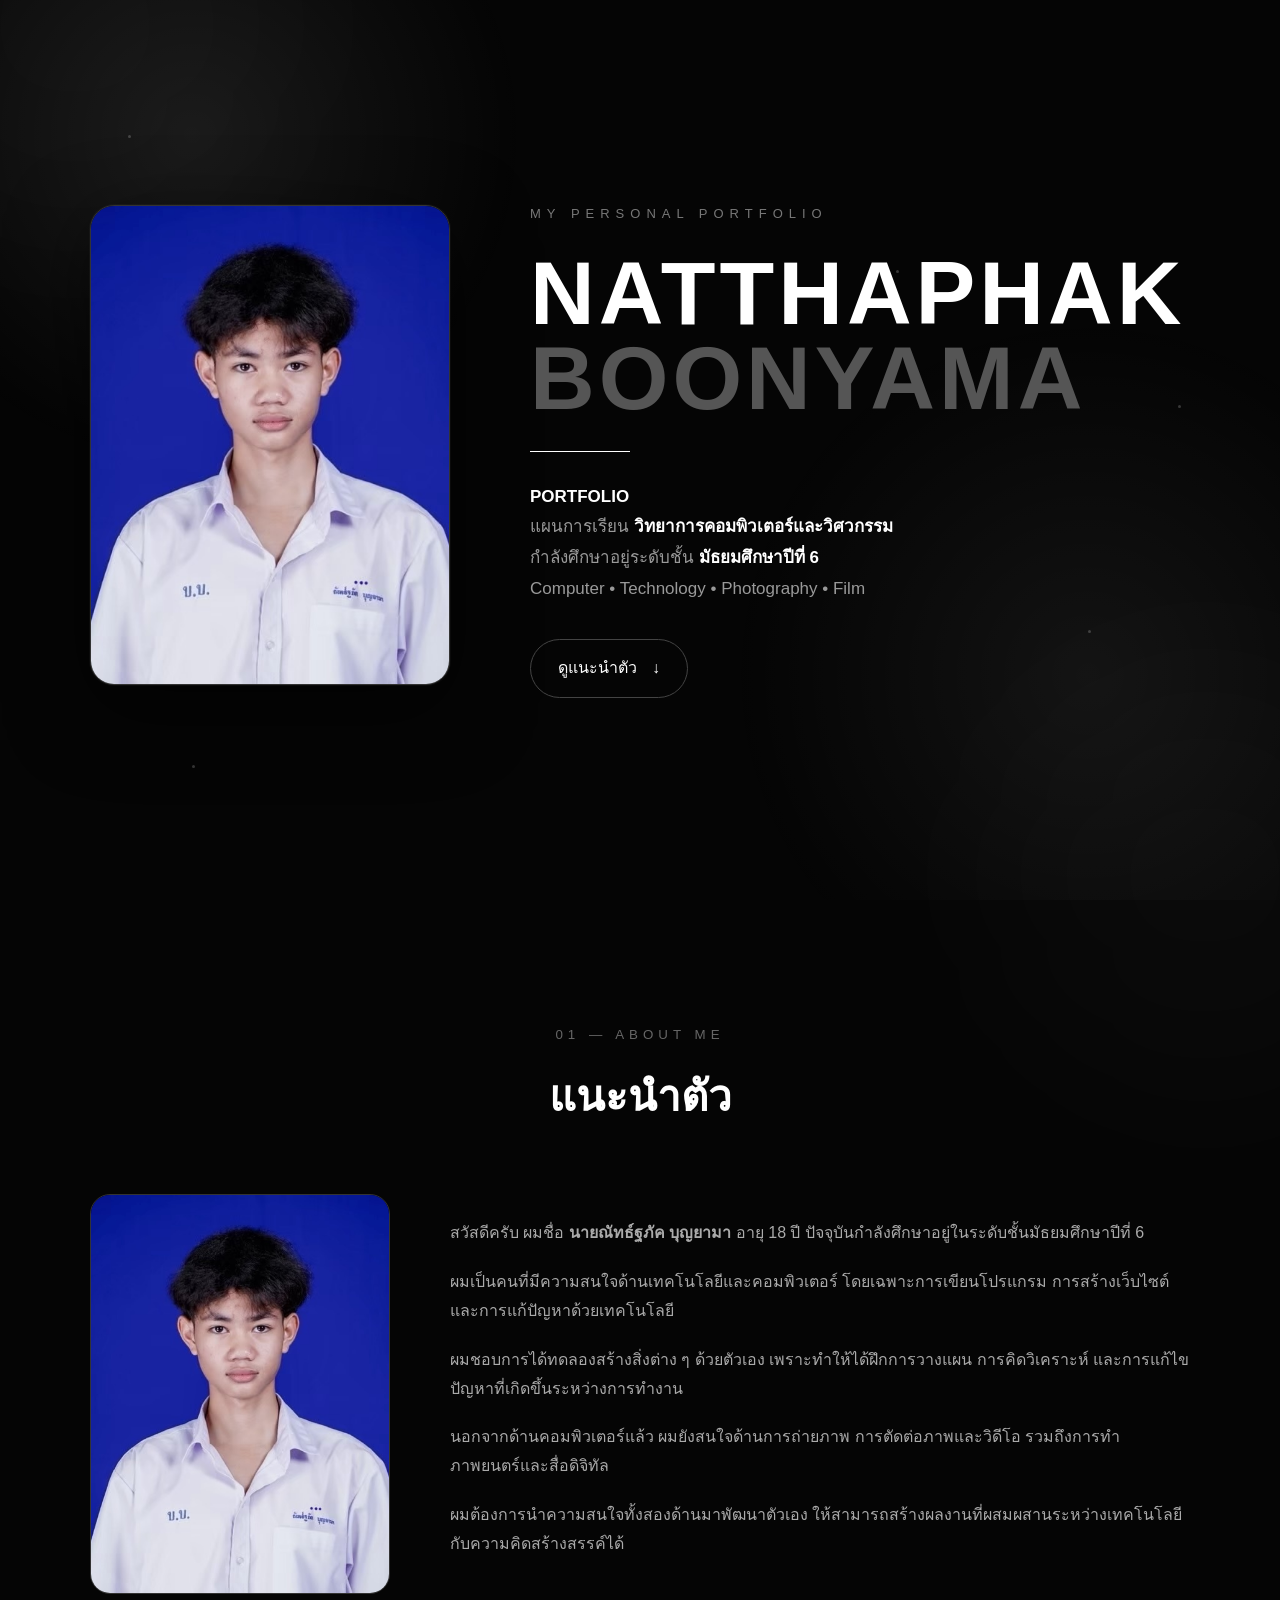
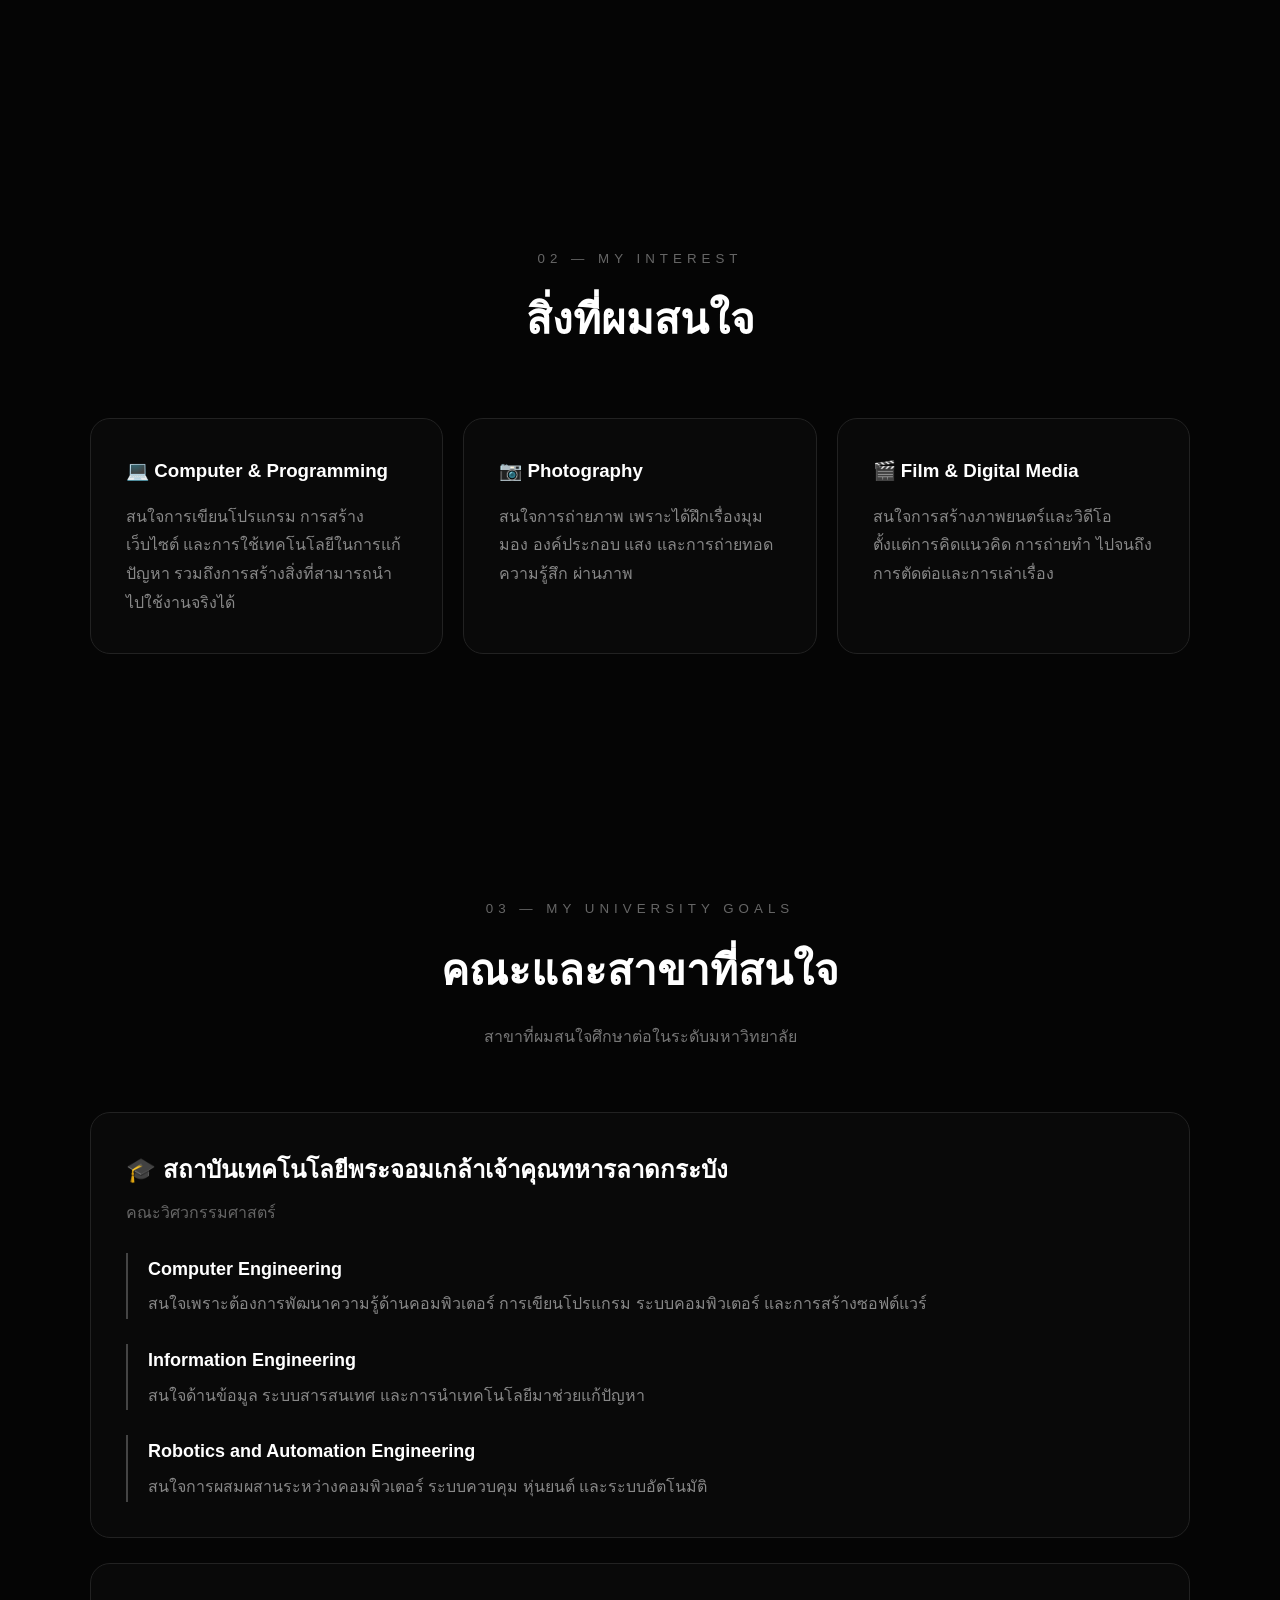
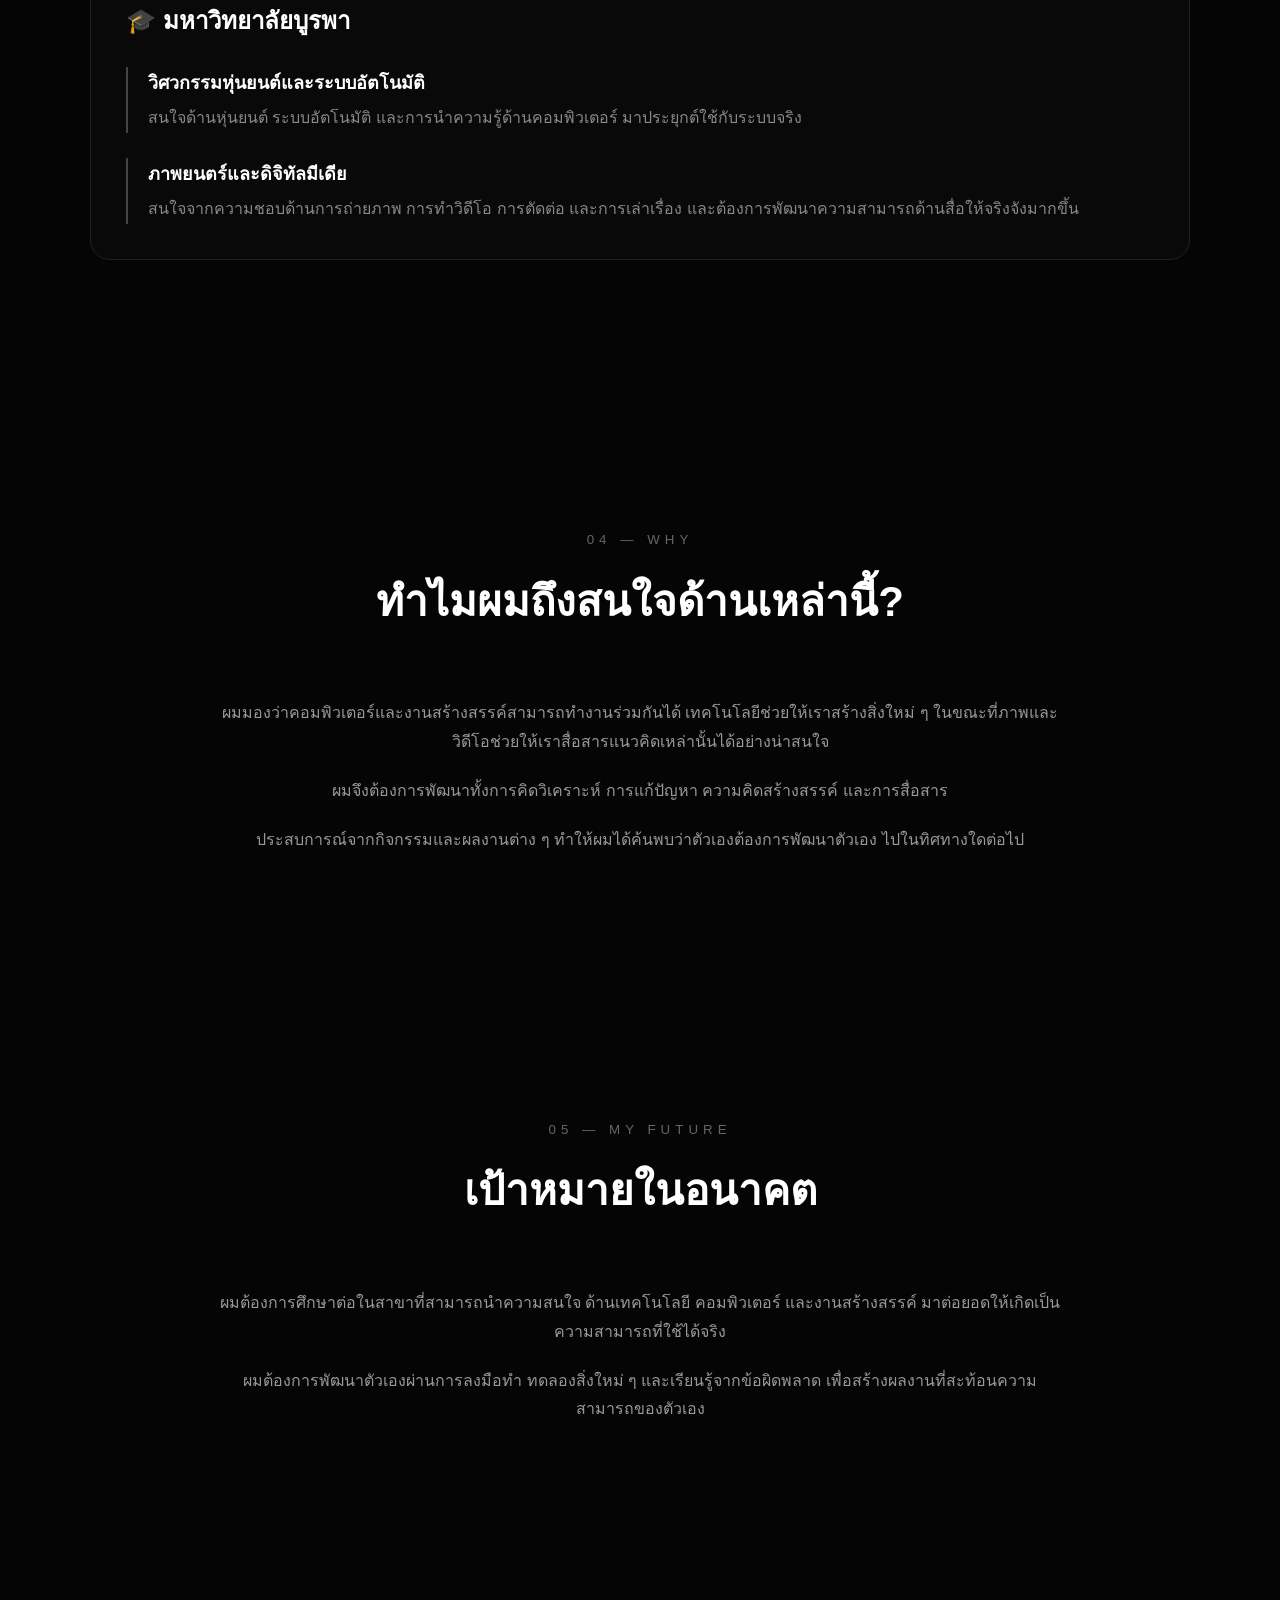
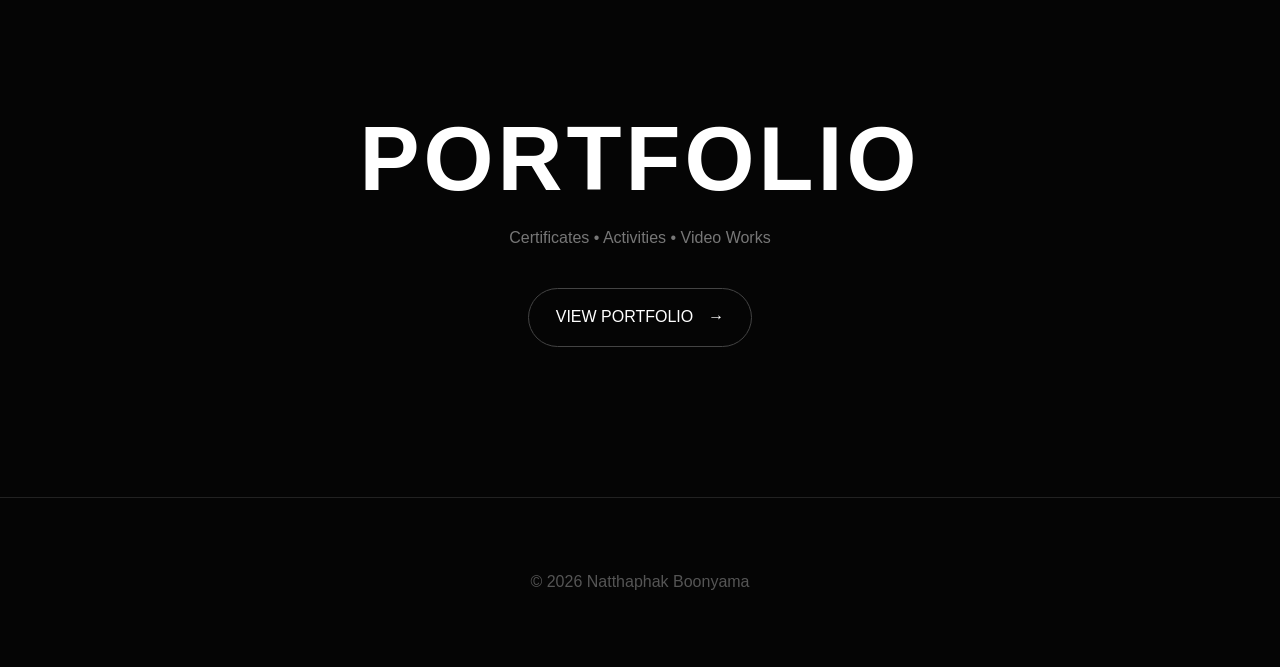
<file: index.html>
<!DOCTYPE html>
<html lang="th">

<head>

<meta charset="UTF-8">
<meta name="viewport" content="width=device-width, initial-scale=1.0">

<title>Natthaphak Boonyama | Portfolio</title>

<style>

*{
    margin:0;
    padding:0;
    box-sizing:border-box;
}

html{
    scroll-behavior:smooth;
}

body{
    font-family:Tahoma,Arial,sans-serif;
    background:#050505;
    color:#fff;
    overflow-x:hidden;
    line-height:1.8;
}


/* ================= BACKGROUND ================= */

body::before{
    content:"";
    position:fixed;
    inset:0;
    background:
        radial-gradient(circle at 15% 15%,rgba(255,255,255,.08),transparent 25%),
        radial-gradient(circle at 85% 75%,rgba(255,255,255,.06),transparent 28%);
    pointer-events:none;
    z-index:-10;
}

.glow{
    position:fixed;
    width:450px;
    height:450px;
    border-radius:50%;
    background:rgba(255,255,255,.025);
    filter:blur(100px);
    pointer-events:none;
    z-index:-5;
    animation:glowMove 18s infinite alternate ease-in-out;
}

.glow1{
    top:-200px;
    left:-150px;
}

.glow2{
    bottom:-200px;
    right:-150px;
    animation-delay:5s;
}

@keyframes glowMove{
    0%{
        transform:translate(0,0);
    }
    100%{
        transform:translate(180px,120px);
    }
}


/* ================= PARTICLES ================= */

.particle{
    position:fixed;
    width:3px;
    height:3px;
    border-radius:50%;
    background:#fff;
    opacity:.2;
    pointer-events:none;
    z-index:-3;
    animation:float 10s infinite ease-in-out;
}

.p1{top:15%;left:10%;}
.p2{top:70%;left:85%;animation-delay:2s;}
.p3{top:45%;left:92%;animation-delay:4s;}
.p4{top:85%;left:15%;animation-delay:6s;}
.p5{top:30%;left:70%;animation-delay:3s;}

@keyframes float{
    0%,100%{
        transform:translateY(0) scale(1);
        opacity:.1;
    }
    50%{
        transform:translateY(-60px) scale(1.5);
        opacity:.5;
    }
}


/* ================= PROGRESS ================= */

.progress{
    position:fixed;
    top:0;
    left:0;
    width:0%;
    height:3px;
    background:#fff;
    z-index:9999;
}


/* ================= HERO ================= */

.hero{
    min-height:100vh;
    display:flex;
    align-items:center;
    justify-content:center;
    padding:80px 30px;
}

.hero-container{
    width:100%;
    max-width:1100px;
    display:grid;
    grid-template-columns:360px 1fr;
    gap:80px;
    align-items:center;
}


/* รูปหน้าแรก = มีสีตั้งแต่แรก */

.hero-photo{
    animation:photoIn 1.3s ease;
}

.hero-photo img{
    width:100%;
    aspect-ratio:3/4;
    object-fit:cover;
    border-radius:24px;
    border:1px solid #333;

    /* ไม่มี grayscale */
    filter:none;

    transition:.7s;

    box-shadow:
        0 0 0 1px rgba(255,255,255,.03),
        0 25px 80px rgba(0,0,0,.6);
}

.hero-photo img:hover{
    transform:scale(1.025);
    box-shadow:
        0 30px 100px rgba(0,0,0,.8);
}

@keyframes photoIn{
    from{
        opacity:0;
        transform:translateX(-80px);
    }
    to{
        opacity:1;
        transform:translateX(0);
    }
}


/* HERO TEXT */

.hero-text{
    animation:textIn 1.3s ease .2s both;
}

.hero-label{
    color:#777;
    letter-spacing:6px;
    font-size:13px;
}

.hero h1{
    font-size:clamp(55px,7vw,95px);
    line-height:.95;
    letter-spacing:4px;
    margin:25px 0;
}

.hero h1 span{
    color:#555;
}

.hero-line{
    width:100px;
    height:1px;
    background:#fff;
    margin:30px 0;
    animation:lineGrow 1.5s ease 1s both;
}

@keyframes lineGrow{
    from{
        width:0;
    }
    to{
        width:100px;
    }
}

.hero-description{
    color:#999;
    font-size:17px;
}

.hero-description strong{
    color:#fff;
}

.view-btn{
    display:inline-flex;
    align-items:center;
    gap:15px;
    margin-top:35px;
    padding:14px 27px;
    border:1px solid #444;
    border-radius:50px;
    color:#fff;
    text-decoration:none;
    transition:.4s;
}

.view-btn:hover{
    background:#fff;
    color:#000;
    transform:translateY(-5px);
}

.arrow{
    animation:arrowMove 1.5s infinite;
}

@keyframes arrowMove{
    0%,100%{
        transform:translateY(0);
    }
    50%{
        transform:translateY(5px);
    }
}


/* ================= SECTION ================= */

section{
    width:90%;
    max-width:1100px;
    margin:auto;
    padding:120px 0;
}

.section-title{
    text-align:center;
    margin-bottom:60px;
}

.section-title small{
    color:#666;
    letter-spacing:5px;
}

.section-title h2{
    font-size:42px;
    margin-top:10px;
}

.section-title p{
    color:#777;
    margin-top:15px;
}


/* ================= REVEAL ================= */

.reveal{
    opacity:0;
    transform:translateY(55px);
    transition:
        opacity 1s ease,
        transform 1s ease;
}

.reveal.show{
    opacity:1;
    transform:translateY(0);
}


/* ================= ABOUT ================= */

.about{
    display:grid;
    grid-template-columns:300px 1fr;
    gap:60px;
    align-items:center;
}

.about-photo{
    position:relative;
}

.about-photo img{
    width:100%;
    border-radius:20px;
    border:1px solid #333;

    /* เริ่มต้นเป็นขาวดำ */
    filter:grayscale(100%);

    transition:
        filter 1.5s ease,
        transform .7s ease;
}


/* เมื่อเลื่อนมาถึง จะค่อย ๆ มีสี */

.about-photo img.color{
    filter:grayscale(0%);
}

.about-photo img:hover{
    transform:scale(1.03);
}

.about-text p{
    color:#aaa;
    margin-bottom:20px;
}


/* ================= INTEREST ================= */

.interest-grid{
    display:grid;
    grid-template-columns:repeat(3,1fr);
    gap:20px;
}

.interest-card{
    position:relative;
    overflow:hidden;
    background:#090909;
    border:1px solid #222;
    border-radius:20px;
    padding:35px;
    transition:.5s;
}

.interest-card:hover{
    transform:translateY(-10px);
    border-color:#666;
    box-shadow:0 20px 60px rgba(0,0,0,.5);
}

.interest-card h3{
    margin-bottom:15px;
}

.interest-card p{
    color:#888;
}


/* ================= UNIVERSITY ================= */

.university{
    background:#090909;
    border:1px solid #222;
    border-radius:20px;
    padding:35px;
    margin-bottom:25px;
    transition:.5s;
}

.university:hover{
    transform:translateY(-7px);
    border-color:#666;
}

.university h3{
    font-size:24px;
    margin-bottom:8px;
}

.university > p{
    color:#666;
}

.major{
    margin-top:25px;
    padding-left:20px;
    border-left:2px solid #444;
}

.major h4{
    font-size:18px;
    margin-bottom:5px;
}

.major p{
    color:#888;
}


/* ================= FUTURE ================= */

.future{
    max-width:850px;
    margin:auto;
    text-align:center;
}

.future p{
    color:#999;
    margin-bottom:20px;
}


/* ================= FINAL CTA ================= */

.final-cta{
    text-align:center;
    padding:150px 20px;
}

.final-cta h2{
    font-size:clamp(45px,8vw,90px);
    letter-spacing:4px;
    line-height:1;
}

.final-cta h2 span{
    color:#555;
}

.final-cta p{
    color:#777;
    margin-top:20px;
}


/* ================= FOOTER ================= */

footer{
    border-top:1px solid #222;
    text-align:center;
    padding:70px 20px;
    color:#555;
}


/* ================= MOBILE ================= */

@media(max-width:800px){

    .hero-container{
        grid-template-columns:1fr;
        gap:40px;
        text-align:center;
    }

    .hero-photo{
        max-width:280px;
        margin:auto;
    }

    .hero-line{
        margin:30px auto;
    }

    .hero h1{
        font-size:50px;
    }

    .about{
        grid-template-columns:1fr;
    }

    .about-photo{
        max-width:280px;
        margin:auto;
    }

    .interest-grid{
        grid-template-columns:1fr;
    }

    section{
        padding:80px 0;
    }

    .section-title h2{
        font-size:34px;
    }

}

</style>

</head>


<body>


<!-- BACKGROUND -->

<div class="glow glow1"></div>
<div class="glow glow2"></div>

<div class="particle p1"></div>
<div class="particle p2"></div>
<div class="particle p3"></div>
<div class="particle p4"></div>
<div class="particle p5"></div>

<div class="progress" id="progress"></div>


<!-- =================================================
     หน้าแรก
================================================= -->

<header class="hero">

<div class="hero-container">


<!-- รูปหน้าแรก -->
<div class="hero-photo">

<img
src="images/profile.jpg"
alt="Natthaphak Boonyama">

</div>


<div class="hero-text">

<div class="hero-label">
MY PERSONAL PORTFOLIO
</div>


<h1>

NATTHAPHAK

<br>

<span>BOONYAMA</span>

</h1>


<div class="hero-line"></div>


<div class="hero-description">

<p>
<strong>PORTFOLIO</strong>
</p>

<p>
แผนการเรียน
<strong>วิทยาการคอมพิวเตอร์และวิศวกรรม</strong>
</p>

<p>
กำลังศึกษาอยู่ระดับชั้น
<strong>มัธยมศึกษาปีที่ 6</strong>
</p>

<p>
Computer • Technology • Photography • Film
</p>

</div>


<a href="#about" class="view-btn">

ดูแนะนำตัว

<span class="arrow">↓</span>

</a>


</div>

</div>

</header>


<!-- =================================================
     ABOUT
================================================= -->

<section id="about">

<div class="section-title reveal">

<small>01 — ABOUT ME</small>

<h2>แนะนำตัว</h2>

</div>


<div class="about reveal">


<div class="about-photo">

<img
src="images/profile.jpg"
id="aboutPhoto"
alt="Profile">

</div>


<div class="about-text">

<p>
สวัสดีครับ ผมชื่อ
<strong>นายณัทธ์ฐภัค บุญยามา</strong>
อายุ 18 ปี ปัจจุบันกำลังศึกษาอยู่ในระดับชั้นมัธยมศึกษาปีที่ 6
</p>


<p>
ผมเป็นคนที่มีความสนใจด้านเทคโนโลยีและคอมพิวเตอร์
โดยเฉพาะการเขียนโปรแกรม การสร้างเว็บไซต์
และการแก้ปัญหาด้วยเทคโนโลยี
</p>


<p>
ผมชอบการได้ทดลองสร้างสิ่งต่าง ๆ ด้วยตัวเอง
เพราะทำให้ได้ฝึกการวางแผน การคิดวิเคราะห์
และการแก้ไขปัญหาที่เกิดขึ้นระหว่างการทำงาน
</p>


<p>
นอกจากด้านคอมพิวเตอร์แล้ว
ผมยังสนใจด้านการถ่ายภาพ การตัดต่อภาพและวิดีโอ
รวมถึงการทำภาพยนตร์และสื่อดิจิทัล
</p>


<p>
ผมต้องการนำความสนใจทั้งสองด้านมาพัฒนาตัวเอง
ให้สามารถสร้างผลงานที่ผสมผสานระหว่างเทคโนโลยี
กับความคิดสร้างสรรค์ได้
</p>

</div>

</div>

</section>


<!-- =================================================
     INTEREST
================================================= -->

<section>

<div class="section-title reveal">

<small>02 — MY INTEREST</small>

<h2>สิ่งที่ผมสนใจ</h2>

</div>


<div class="interest-grid">


<div class="interest-card reveal">

<h3>💻 Computer & Programming</h3>

<p>
สนใจการเขียนโปรแกรม การสร้างเว็บไซต์
และการใช้เทคโนโลยีในการแก้ปัญหา
รวมถึงการสร้างสิ่งที่สามารถนำไปใช้งานจริงได้
</p>

</div>


<div class="interest-card reveal">

<h3>📷 Photography</h3>

<p>
สนใจการถ่ายภาพ เพราะได้ฝึกเรื่องมุมมอง
องค์ประกอบ แสง และการถ่ายทอดความรู้สึก
ผ่านภาพ
</p>

</div>


<div class="interest-card reveal">

<h3>🎬 Film & Digital Media</h3>

<p>
สนใจการสร้างภาพยนตร์และวิดีโอ
ตั้งแต่การคิดแนวคิด การถ่ายทำ
ไปจนถึงการตัดต่อและการเล่าเรื่อง
</p>

</div>


</div>

</section>


<!-- =================================================
     UNIVERSITY
================================================= -->

<section>

<div class="section-title reveal">

<small>03 — MY UNIVERSITY GOALS</small>

<h2>คณะและสาขาที่สนใจ</h2>

<p>
สาขาที่ผมสนใจศึกษาต่อในระดับมหาวิทยาลัย
</p>

</div>


<!-- KMITL -->

<div class="university reveal">

<h3>
🎓 สถาบันเทคโนโลยีพระจอมเกล้าเจ้าคุณทหารลาดกระบัง
</h3>

<p>
คณะวิศวกรรมศาสตร์
</p>


<div class="major">

<h4>
Computer Engineering
</h4>

<p>
สนใจเพราะต้องการพัฒนาความรู้ด้านคอมพิวเตอร์
การเขียนโปรแกรม ระบบคอมพิวเตอร์
และการสร้างซอฟต์แวร์
</p>

</div>


<div class="major">

<h4>
Information Engineering
</h4>

<p>
สนใจด้านข้อมูล ระบบสารสนเทศ
และการนำเทคโนโลยีมาช่วยแก้ปัญหา
</p>

</div>


<div class="major">

<h4>
Robotics and Automation Engineering
</h4>

<p>
สนใจการผสมผสานระหว่างคอมพิวเตอร์
ระบบควบคุม หุ่นยนต์ และระบบอัตโนมัติ
</p>

</div>

</div>


<!-- BUU -->

<div class="university reveal">

<h3>
🎓 มหาวิทยาลัยบูรพา
</h3>


<div class="major">

<h4>
วิศวกรรมหุ่นยนต์และระบบอัตโนมัติ
</h4>

<p>
สนใจด้านหุ่นยนต์ ระบบอัตโนมัติ
และการนำความรู้ด้านคอมพิวเตอร์
มาประยุกต์ใช้กับระบบจริง
</p>

</div>


<div class="major">

<h4>
ภาพยนตร์และดิจิทัลมีเดีย
</h4>

<p>
สนใจจากความชอบด้านการถ่ายภาพ
การทำวิดีโอ การตัดต่อ และการเล่าเรื่อง
และต้องการพัฒนาความสามารถด้านสื่อให้จริงจังมากขึ้น
</p>

</div>

</div>

</section>


<!-- =================================================
     WHY
================================================= -->

<section>

<div class="section-title reveal">

<small>04 — WHY</small>

<h2>ทำไมผมถึงสนใจด้านเหล่านี้?</h2>

</div>


<div class="future reveal">

<p>
ผมมองว่าคอมพิวเตอร์และงานสร้างสรรค์สามารถทำงานร่วมกันได้
เทคโนโลยีช่วยให้เราสร้างสิ่งใหม่ ๆ
ในขณะที่ภาพและวิดีโอช่วยให้เราสื่อสารแนวคิดเหล่านั้นได้อย่างน่าสนใจ
</p>


<p>
ผมจึงต้องการพัฒนาทั้งการคิดวิเคราะห์
การแก้ปัญหา ความคิดสร้างสรรค์
และการสื่อสาร
</p>


<p>
ประสบการณ์จากกิจกรรมและผลงานต่าง ๆ
ทำให้ผมได้ค้นพบว่าตัวเองต้องการพัฒนาตัวเอง
ไปในทิศทางใดต่อไป
</p>

</div>

</section>


<!-- =================================================
     FUTURE
================================================= -->

<section>

<div class="section-title reveal">

<small>05 — MY FUTURE</small>

<h2>เป้าหมายในอนาคต</h2>

</div>


<div class="future reveal">

<p>
ผมต้องการศึกษาต่อในสาขาที่สามารถนำความสนใจ
ด้านเทคโนโลยี คอมพิวเตอร์ และงานสร้างสรรค์
มาต่อยอดให้เกิดเป็นความสามารถที่ใช้ได้จริง
</p>


<p>
ผมต้องการพัฒนาตัวเองผ่านการลงมือทำ
ทดลองสิ่งใหม่ ๆ และเรียนรู้จากข้อผิดพลาด
เพื่อสร้างผลงานที่สะท้อนความสามารถของตัวเอง
</p>

</div>

</section>


<!-- =================================================
     FINAL PORTFOLIO
================================================= -->

<section class="final-cta reveal">

<h2>

PORTFOLIO

</h2>


<p>
Certificates • Activities • Video Works
</p>


<a href="portfolio.html" class="view-btn">

VIEW PORTFOLIO

<span>→</span>

</a>

</section>


<footer>

© 2026 Natthaphak Boonyama

</footer>


<script>

/* ================= SCROLL BAR ================= */

window.addEventListener("scroll",function(){

    const scrollTop =
        document.documentElement.scrollTop;

    const scrollHeight =
        document.documentElement.scrollHeight -
        document.documentElement.clientHeight;

    const percent =
        (scrollTop / scrollHeight) * 100;

    document.getElementById("progress")
        .style.width = percent + "%";

});


/* ================= REVEAL ================= */

const reveals =
document.querySelectorAll(".reveal");

const observer =
new IntersectionObserver(

(entries)=>{

    entries.forEach(entry=>{

        if(entry.isIntersecting){

            entry.target.classList.add("show");

        }

    });

},
{
    threshold:.12
}
);


reveals.forEach(el=>{
    observer.observe(el);
});


/* ================= ABOUT PHOTO COLOR ================= */

const aboutPhoto =
document.getElementById("aboutPhoto");


const photoObserver =
new IntersectionObserver(

(entries)=>{

    entries.forEach(entry=>{

        if(entry.isIntersecting){

            aboutPhoto.classList.add("color");

        }

    });

},
{
    threshold:.5
}
);


photoObserver.observe(aboutPhoto);

</script>


</body>

</html>
</file>
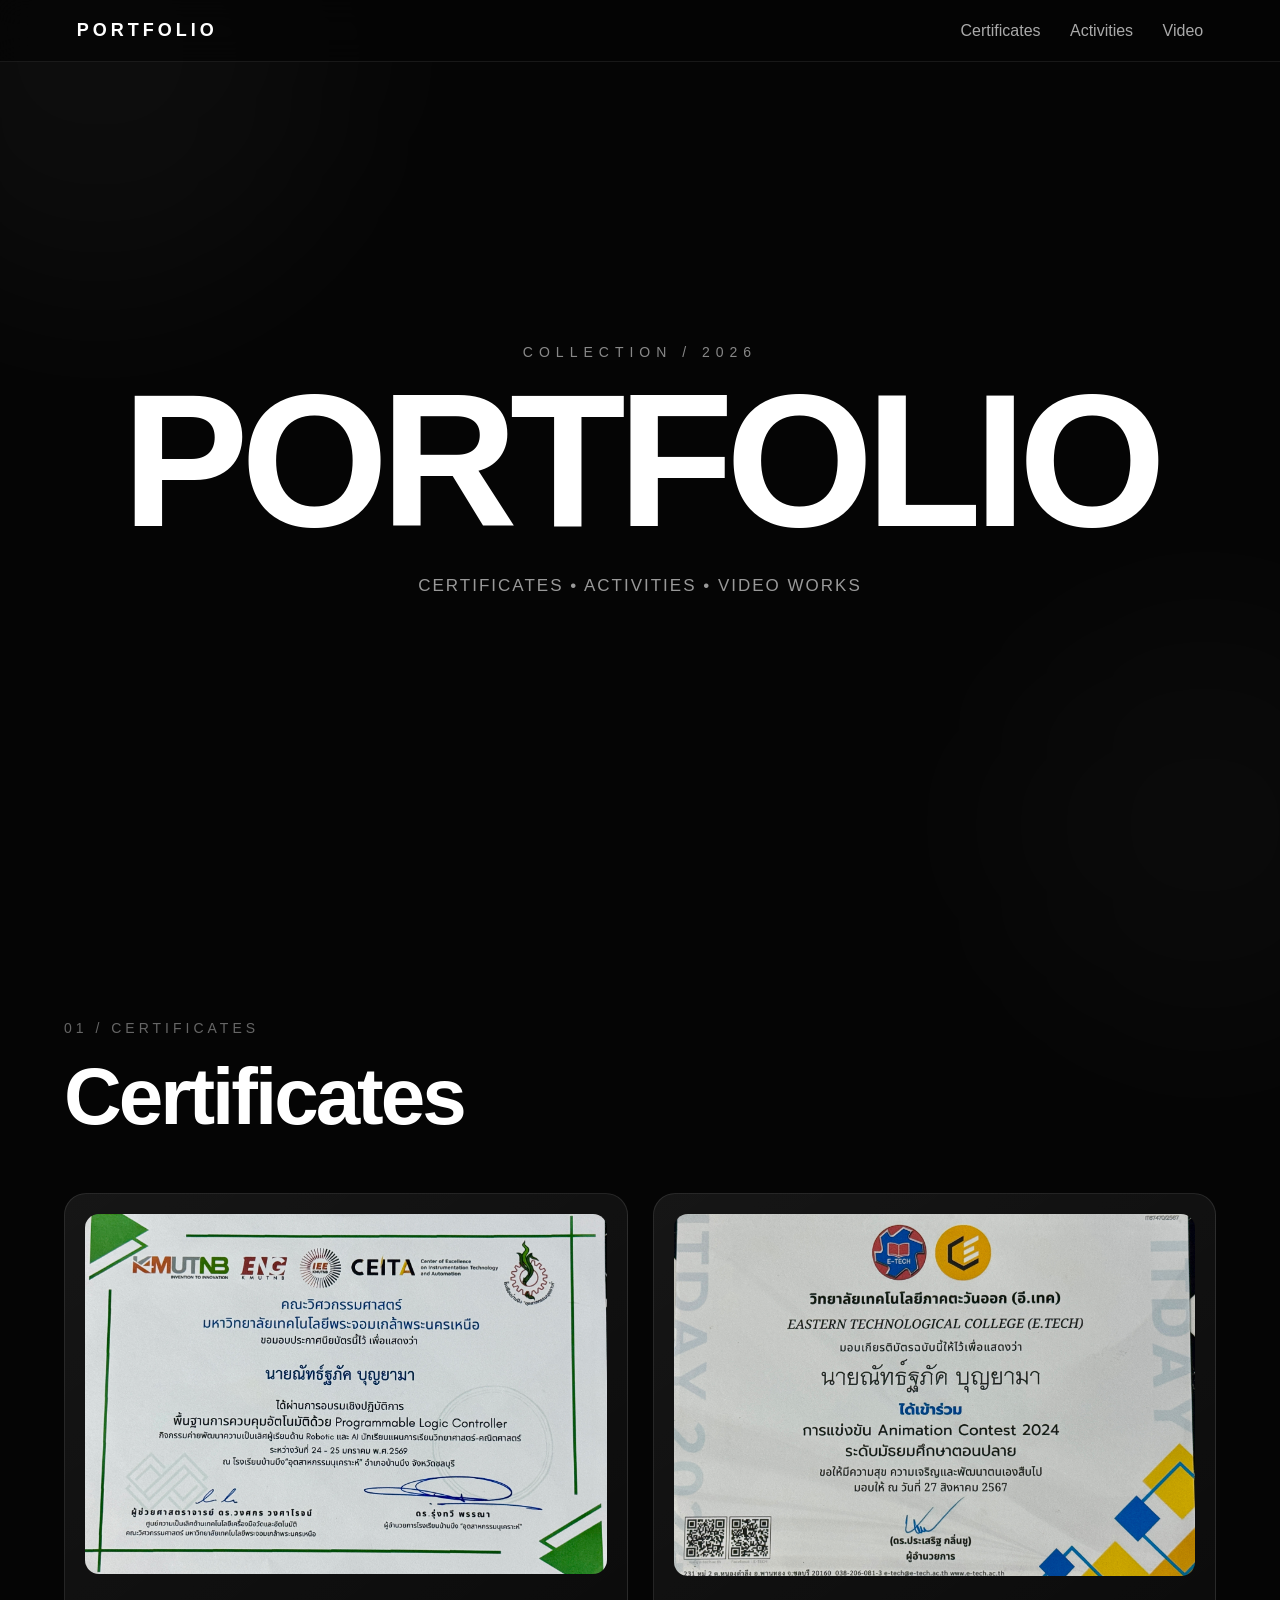
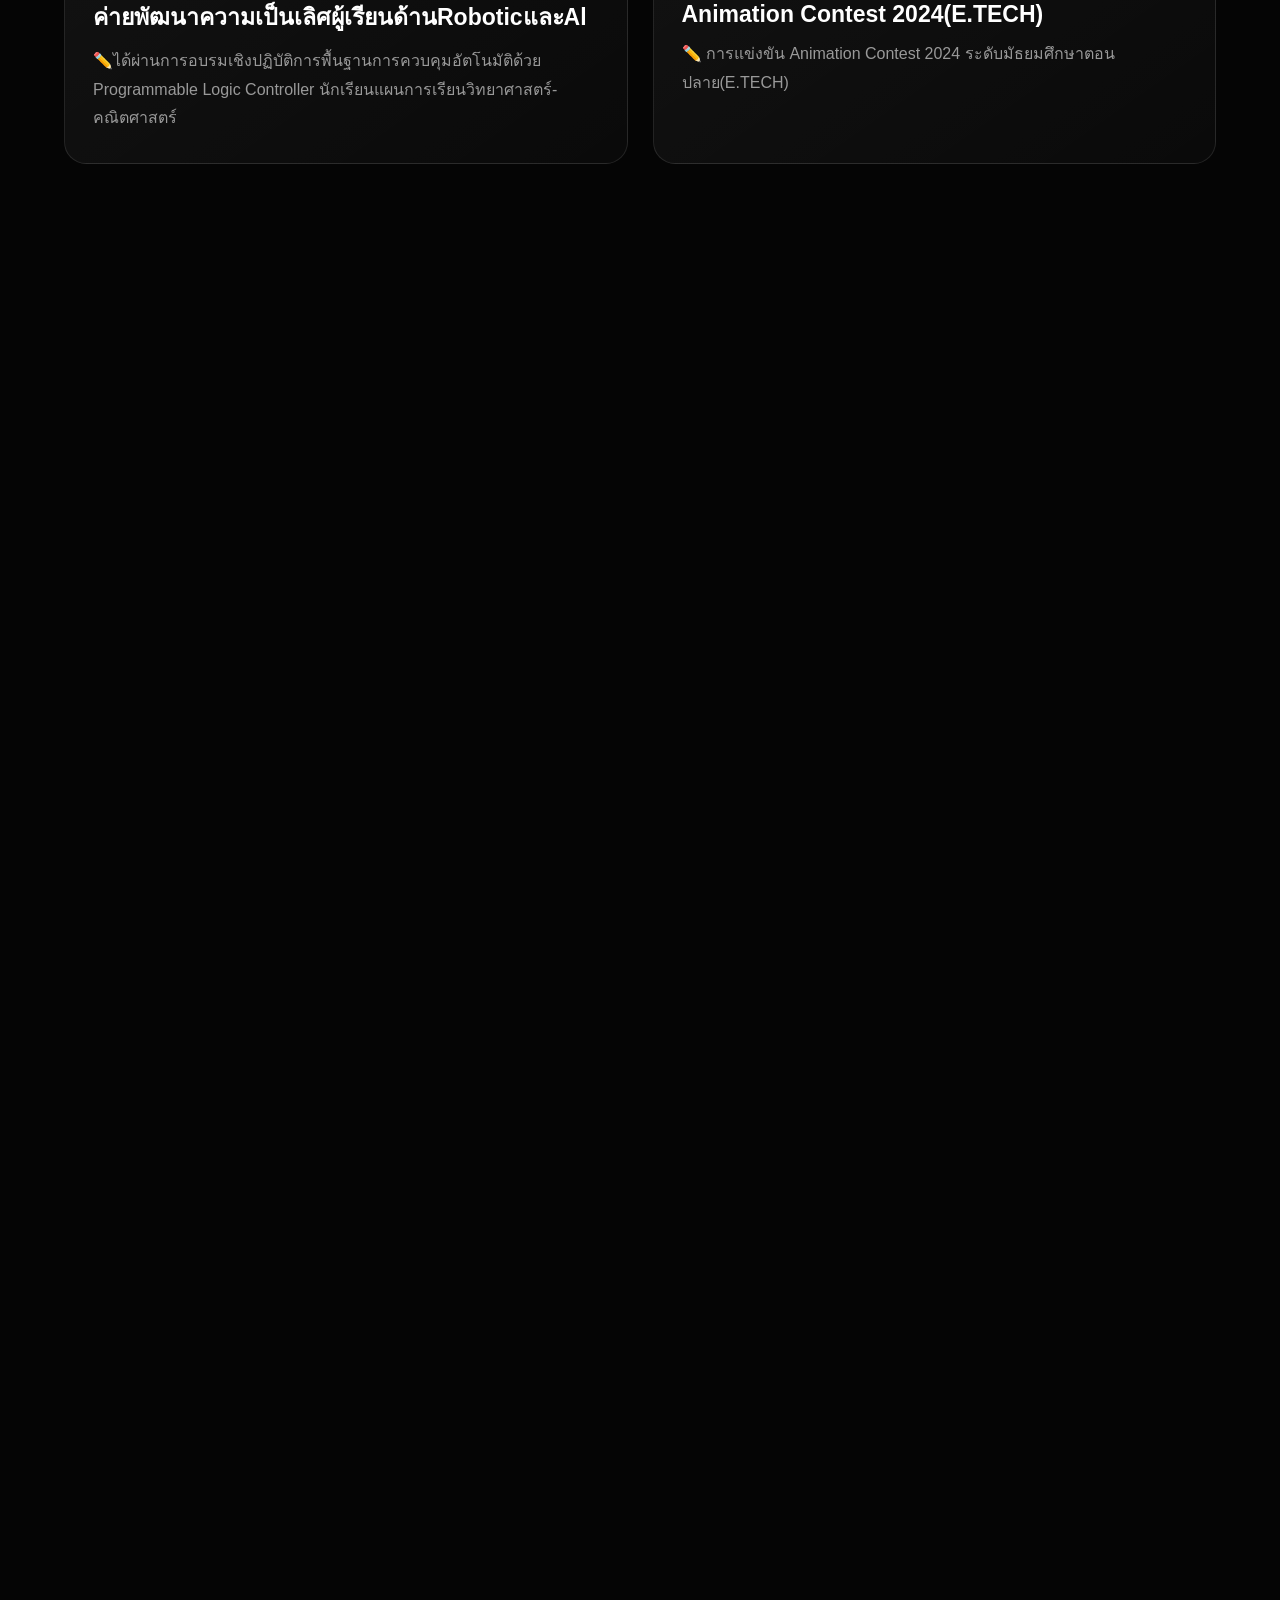
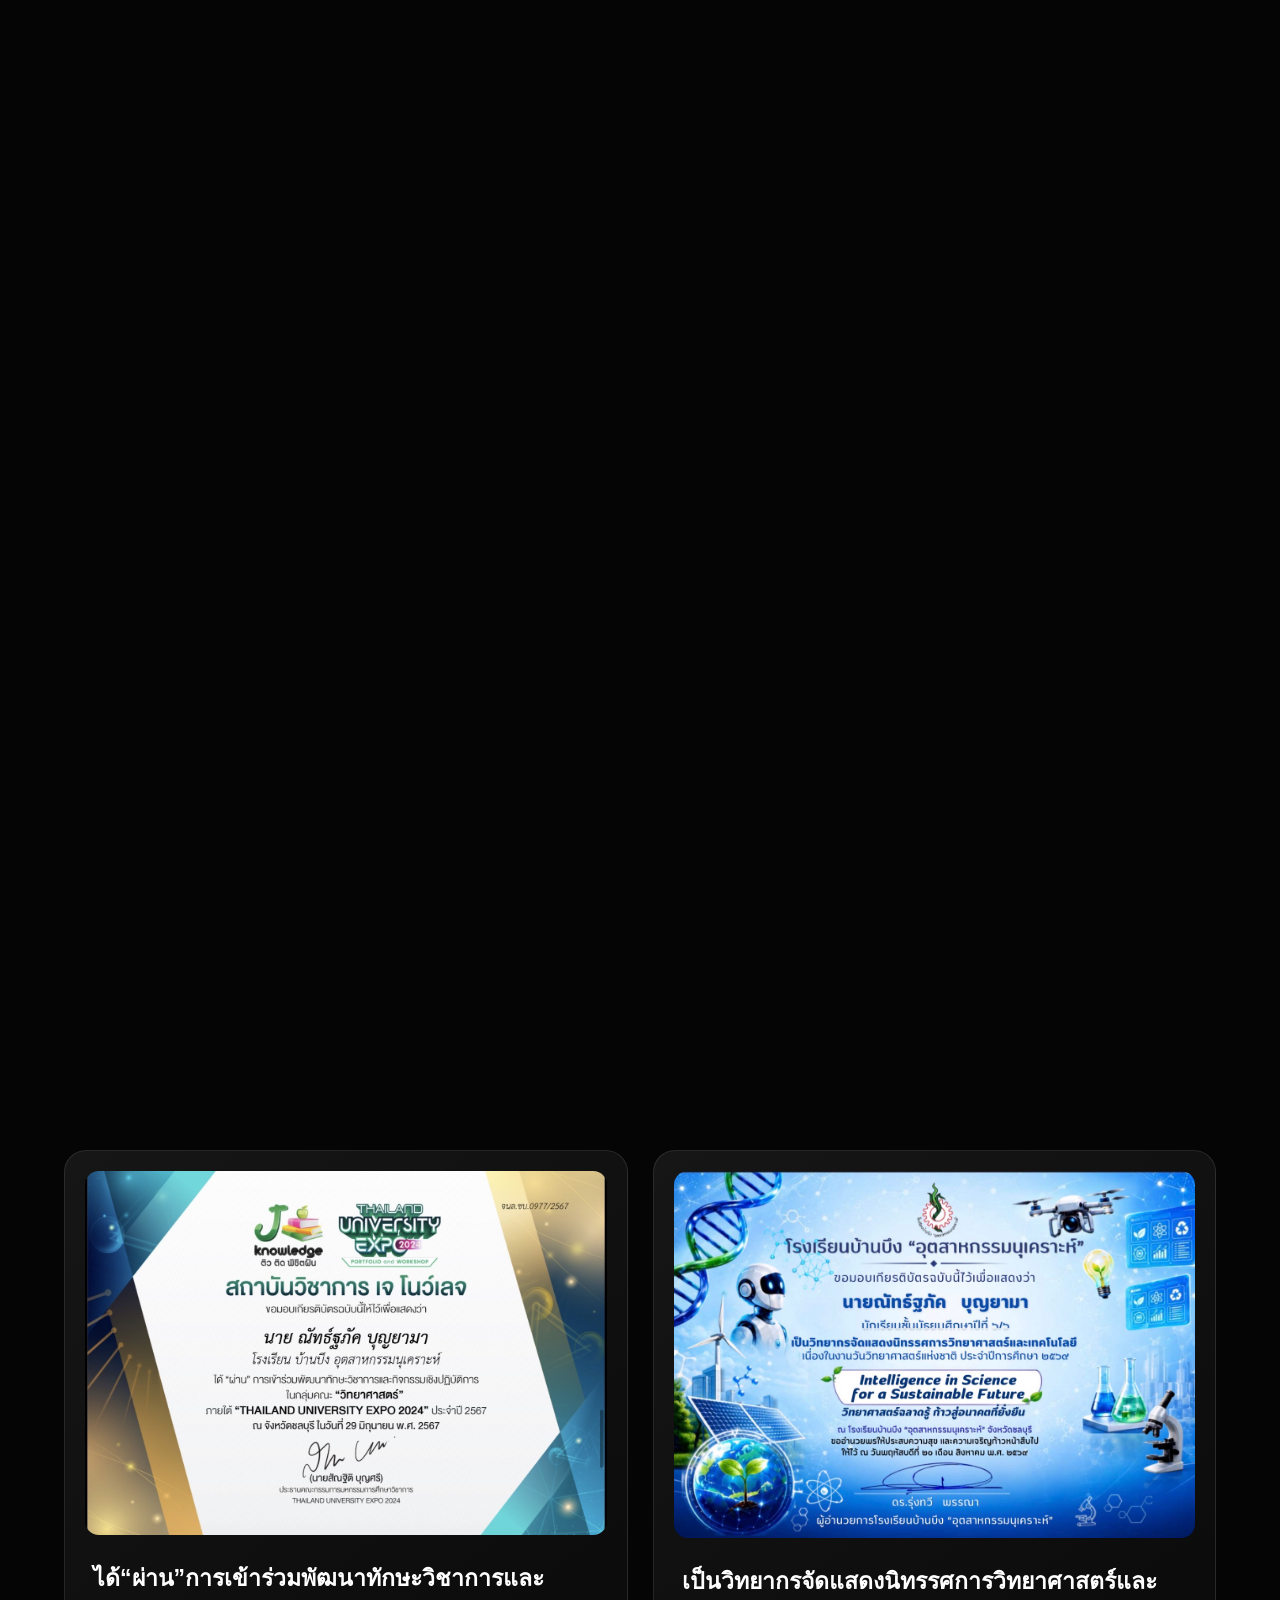
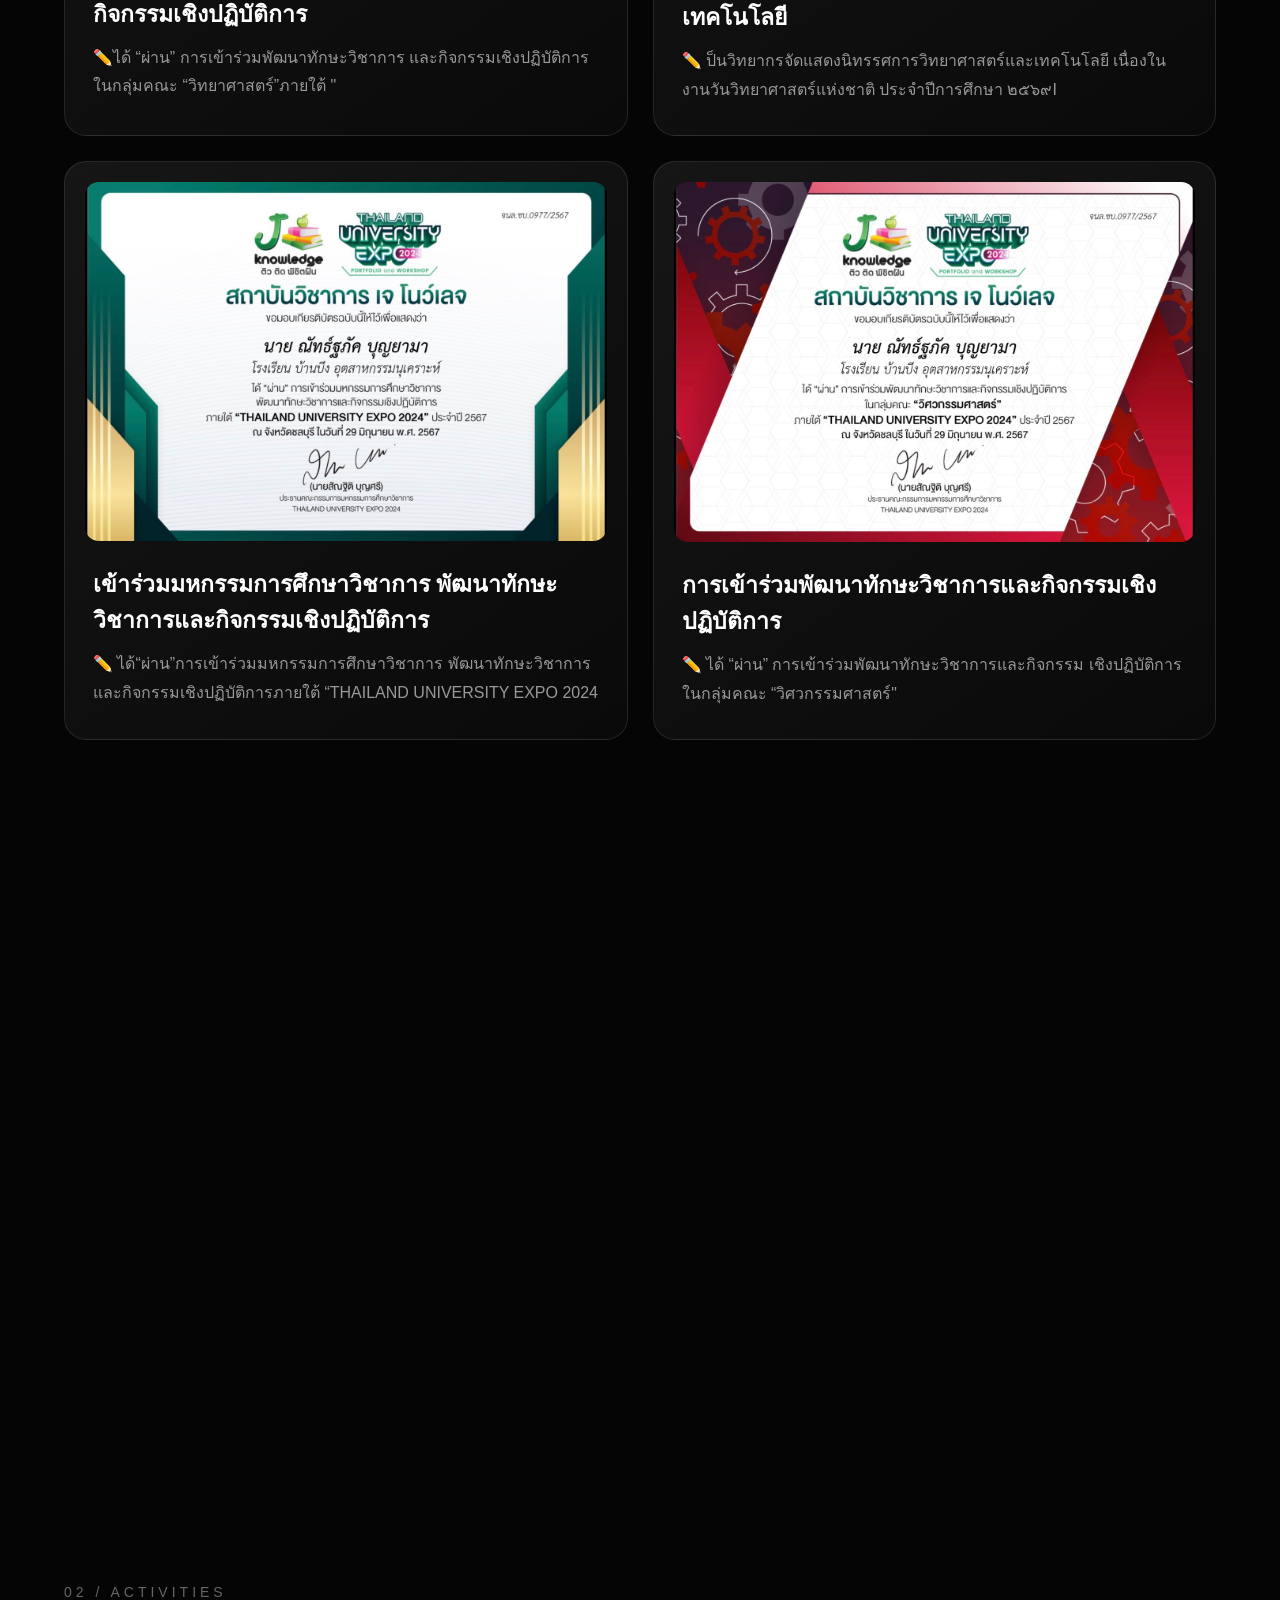
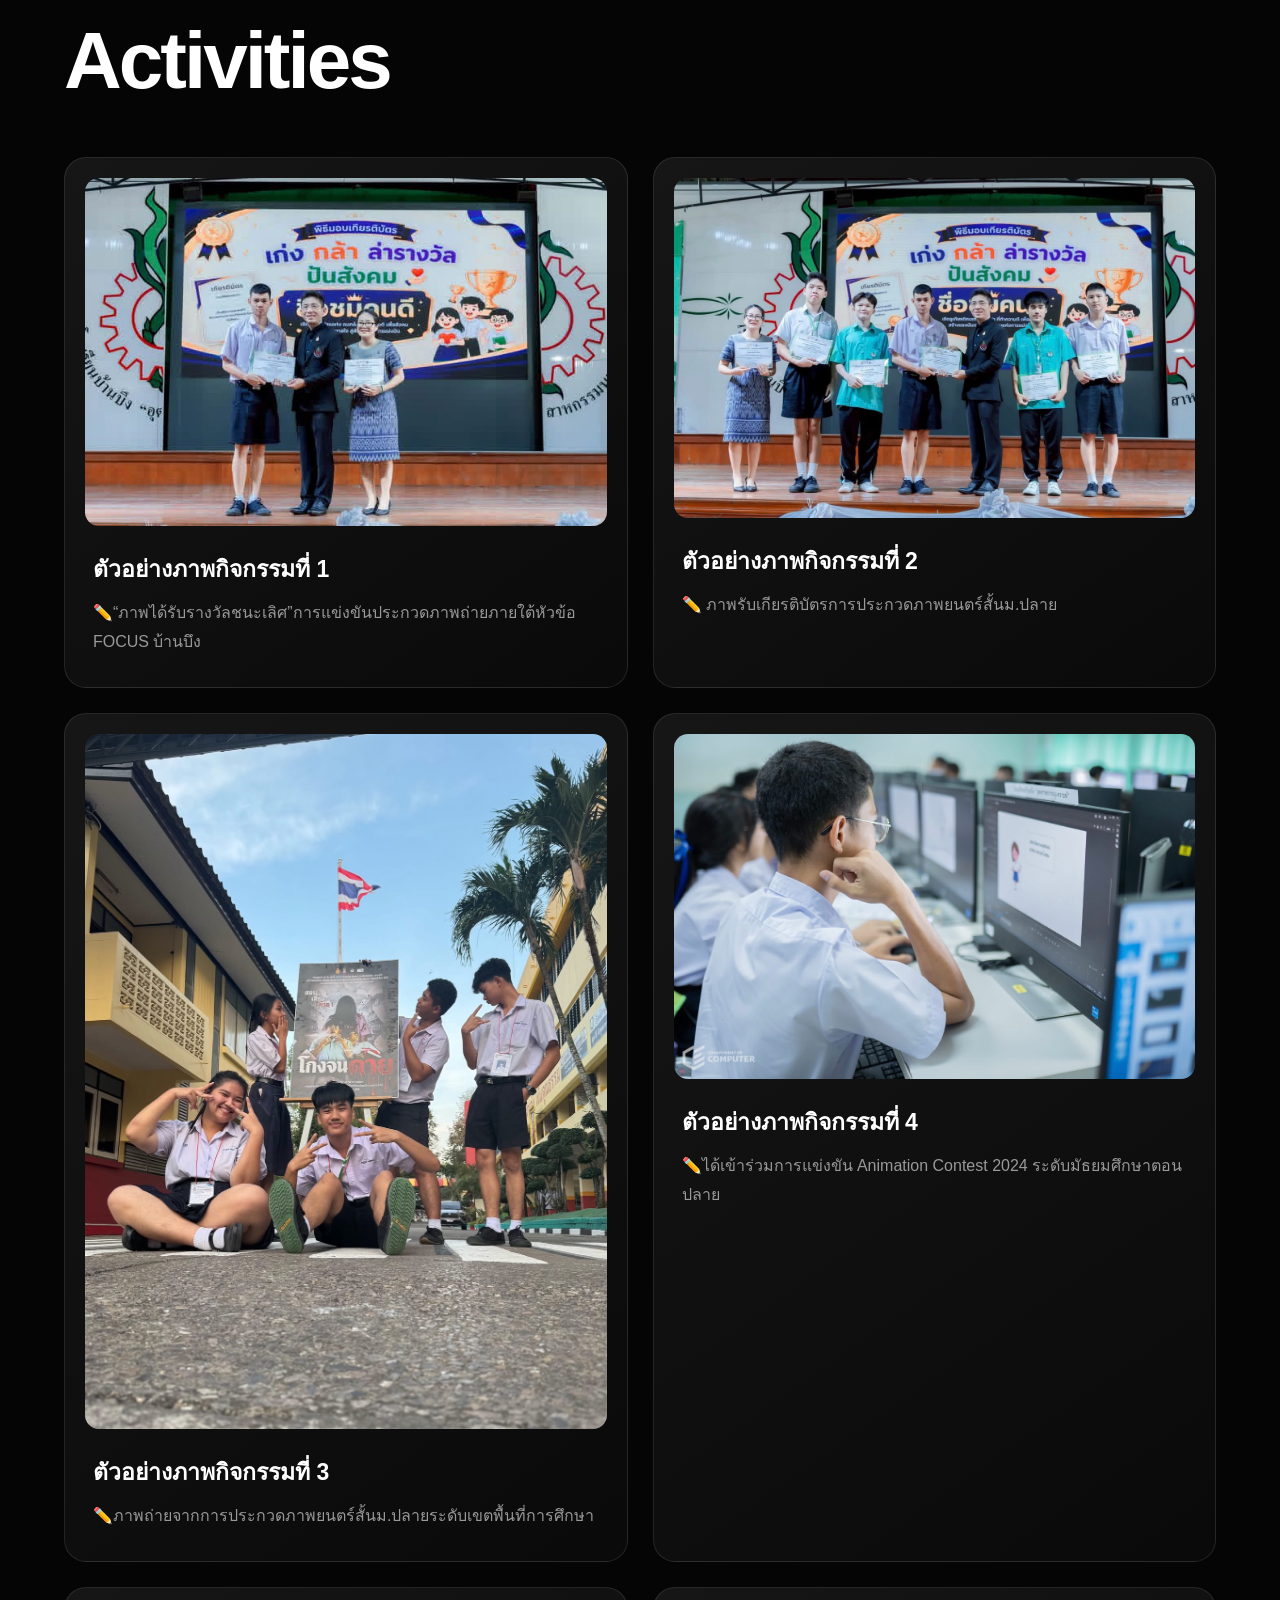
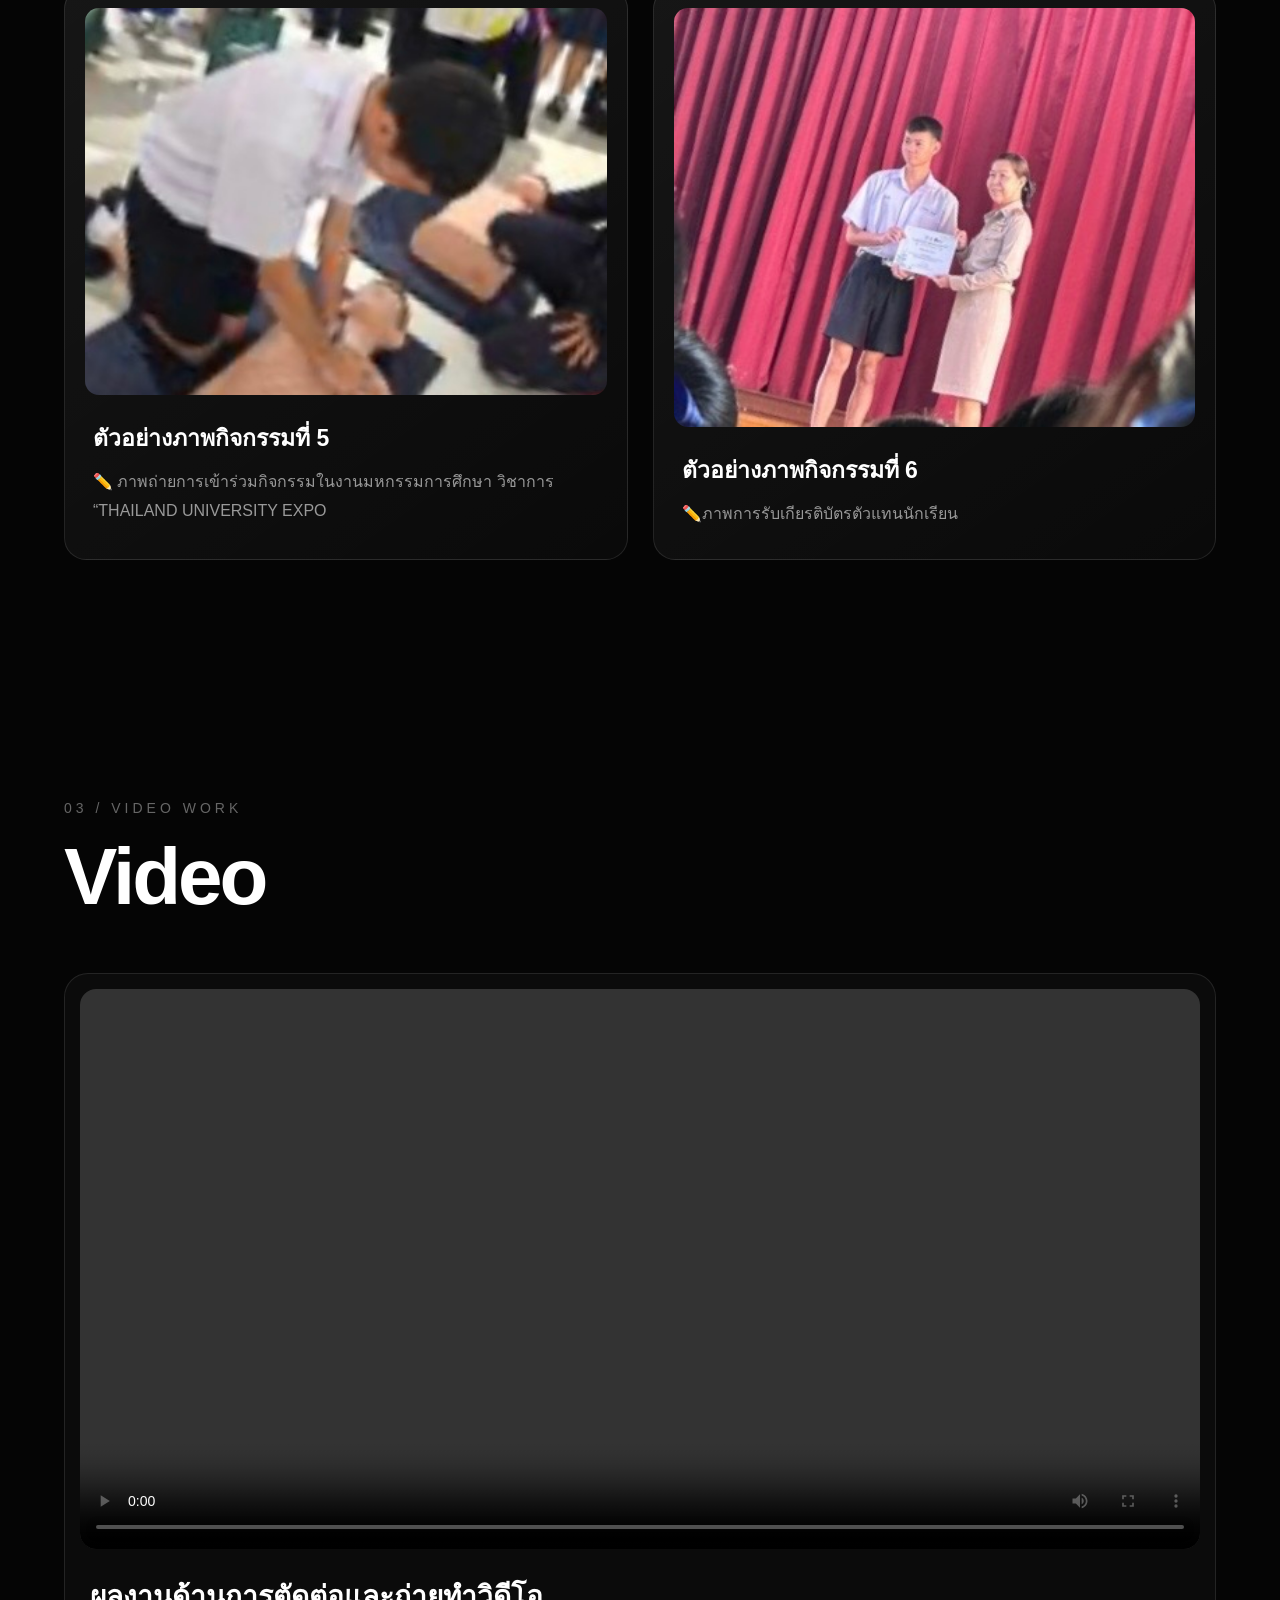
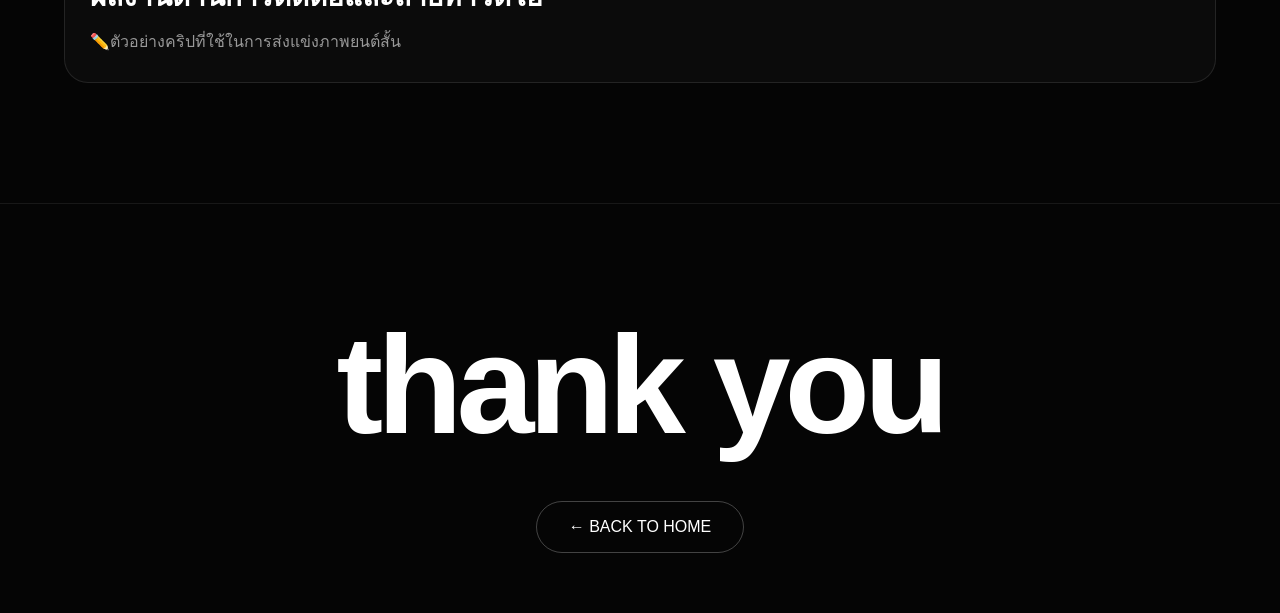
<file: about.html>
<!DOCTYPE html>
<html lang="th">

<head>
<meta charset="UTF-8">
<meta name="viewport" content="width=device-width, initial-scale=1.0">

<title>Portfolio</title>

<style>

*{
    margin:0;
    padding:0;
    box-sizing:border-box;
}

html{
    scroll-behavior:smooth;
}

body{
    background:#050505;
    color:#fff;
    font-family:Arial, Tahoma, sans-serif;
    overflow-x:hidden;
}

/* =========================
   BACKGROUND
========================= */

body::before{
    content:"";
    position:fixed;
    width:500px;
    height:500px;
    border-radius:50%;
    background:rgba(255,255,255,0.035);
    filter:blur(100px);
    top:-200px;
    left:-150px;
    z-index:-2;
    animation:floatGlow 8s ease-in-out infinite alternate;
}

body::after{
    content:"";
    position:fixed;
    width:450px;
    height:450px;
    border-radius:50%;
    background:rgba(255,255,255,0.025);
    filter:blur(100px);
    right:-150px;
    bottom:-150px;
    z-index:-2;
    animation:floatGlow 10s ease-in-out infinite alternate-reverse;
}

@keyframes floatGlow{
    from{
        transform:translate(0,0);
    }
    to{
        transform:translate(60px,40px);
    }
}

/* =========================
   TOP NAV
========================= */

.nav{
    position:fixed;
    top:0;
    left:0;
    width:100%;
    padding:20px 6%;
    display:flex;
    justify-content:space-between;
    align-items:center;
    z-index:1000;
    background:rgba(5,5,5,0.75);
    backdrop-filter:blur(15px);
    border-bottom:1px solid rgba(255,255,255,0.08);
}

.nav-logo{
    font-size:18px;
    font-weight:bold;
    letter-spacing:4px;
}

.nav a{
    color:#aaa;
    text-decoration:none;
    margin-left:25px;
    transition:0.3s;
}

.nav a:hover{
    color:#fff;
}

/* =========================
   HERO
========================= */

.hero{
    min-height:100vh;
    display:flex;
    flex-direction:column;
    justify-content:center;
    align-items:center;
    text-align:center;
    padding:120px 20px 80px;
    position:relative;
}

.small-title{
    color:#888;
    font-size:14px;
    letter-spacing:6px;
    margin-bottom:20px;
    animation:fadeDown 1s ease forwards;
}

.hero h1{
    font-size:clamp(70px,15vw,190px);
    line-height:0.85;
    letter-spacing:-8px;
    font-weight:900;
    animation:heroIn 1.2s ease forwards;
}

.hero p{
    margin-top:35px;
    color:#999;
    font-size:17px;
    letter-spacing:2px;
    animation:fadeUp 1.2s ease 0.3s both;
}

@keyframes heroIn{
    from{
        opacity:0;
        transform:translateY(60px) scale(.9);
    }
    to{
        opacity:1;
        transform:translateY(0) scale(1);
    }
}

@keyframes fadeUp{
    from{
        opacity:0;
        transform:translateY(30px);
    }
    to{
        opacity:1;
        transform:translateY(0);
    }
}

@keyframes fadeDown{
    from{
        opacity:0;
        transform:translateY(-20px);
    }
    to{
        opacity:1;
        transform:translateY(0);
    }
}

/* =========================
   SECTION
========================= */

section{
    width:90%;
    max-width:1200px;
    margin:auto;
    padding:120px 0;
}

.section-number{
    color:#666;
    font-size:14px;
    letter-spacing:4px;
    margin-bottom:15px;
}

.section-title{
    font-size:clamp(40px,7vw,80px);
    margin-bottom:50px;
    letter-spacing:-3px;
}

/* =========================
   CARDS
========================= */

.grid{
    display:grid;
    grid-template-columns:repeat(2,1fr);
    gap:25px;
}

.card{
    background:linear-gradient(
        145deg,
        rgba(255,255,255,0.07),
        rgba(255,255,255,0.025)
    );
    border:1px solid rgba(255,255,255,0.1);
    border-radius:22px;
    padding:20px;
    overflow:hidden;
    transition:
        transform .5s ease,
        border-color .5s ease,
        box-shadow .5s ease;
}

.card:hover{
    transform:translateY(-10px);
    border-color:rgba(255,255,255,0.35);
    box-shadow:0 20px 60px rgba(0,0,0,.5);
}

.card img{
    width:100%;
    display:block;
    border-radius:14px;
    object-fit:cover;
    transition:transform .7s ease;
}

.card:hover img{
    transform:scale(1.035);
}

.card-content{
    padding:25px 8px 10px;
}

.card h3{
    font-size:23px;
    margin-bottom:12px;
}

.card p{
    color:#999;
    line-height:1.8;
}

/* =========================
   VIDEO
========================= */

.video-box{
    width:100%;
    background:#0b0b0b;
    border:1px solid rgba(255,255,255,.1);
    border-radius:24px;
    padding:15px;
    overflow:hidden;
}

.video-box video{
    width:100%;
    display:block;
    border-radius:16px;
    background:#000;
}

.video-text{
    padding:25px 10px 10px;
}

.video-text h3{
    font-size:28px;
    margin-bottom:10px;
}

.video-text p{
    color:#999;
    line-height:1.8;
}

/* =========================
   REVEAL ANIMATION
========================= */

.reveal{
    opacity:0;
    transform:translateY(60px);
    transition:
        opacity 1s ease,
        transform 1s ease;
}

.reveal.show{
    opacity:1;
    transform:translateY(0);
}

/* =========================
   FOOTER
========================= */

.footer{
    text-align:center;
    padding:100px 20px 60px;
    border-top:1px solid rgba(255,255,255,.08);
}

.footer h2{
    font-size:clamp(55px,12vw,140px);
    letter-spacing:-6px;
    margin-bottom:35px;
}

.back-btn{
    display:inline-block;
    padding:16px 32px;
    border:1px solid rgba(255,255,255,.25);
    border-radius:50px;
    color:#fff;
    text-decoration:none;
    transition:.3s;
}

.back-btn:hover{
    background:#fff;
    color:#000;
    transform:translateY(-4px);
}

/* =========================
   SCROLL BAR
========================= */

.progress{
    position:fixed;
    top:0;
    left:0;
    height:3px;
    width:0%;
    background:#fff;
    z-index:2000;
}

/* =========================
   MOBILE
========================= */

@media(max-width:700px){

    .nav{
        padding:18px 20px;
    }

    .nav-logo{
        font-size:14px;
        letter-spacing:3px;
    }

    .nav a{
        display:none;
    }

    .hero{
        padding-top:100px;
    }

    .hero h1{
        font-size:21vw;
        letter-spacing:-4px;
    }

    .hero p{
        font-size:13px;
    }

    section{
        width:92%;
        padding:80px 0;
    }

    .section-title{
        font-size:50px;
    }

    .grid{
        grid-template-columns:1fr;
    }

    .card{
        border-radius:18px;
    }

    .card h3{
        font-size:20px;
    }

    .footer h2{
        font-size:22vw;
        letter-spacing:-4px;
    }

}

</style>
</head>


<body>

<div class="progress" id="progress"></div>


<!-- =========================
     NAVIGATION
========================= -->

<nav class="nav">

    <div class="nav-logo">
        PORTFOLIO
    </div>

    <div>
        <a href="#certificates">Certificates</a>
        <a href="#activities">Activities</a>
        <a href="#video">Video</a>
    </div>

</nav>


<!-- =========================
     HERO
========================= -->

<header class="hero">

    <div class="small-title">
        COLLECTION / 2026
    </div>

    <h1>
        PORTFOLIO
    </h1>

    <p>
        CERTIFICATES • ACTIVITIES • VIDEO WORKS
    </p>

</header>


<!-- =========================
     CERTIFICATES
========================= -->

<section id="certificates">

    <div class="section-number reveal">
        01 / CERTIFICATES
    </div>

    <h2 class="section-title reveal">
        Certificates
    </h2>


    <div class="grid">


        <!-- CERTIFICATE 1 -->

        <div class="card reveal">

            <img src="images/certificate1.jpg"
                 alt="Certificate 1">

            <div class="card-content">

                <h3>
                    ค่ายพัฒนาความเป็นเลิศผู้เรียนด้านRoboticและAl
                </h3>

                <p>
                    ✏️ได้ผ่านการอบรมเชิงปฏิบัติการพื้นฐานการควบคุมอัตโนมัติด้วย Programmable Logic Controller 
                    นักเรียนแผนการเรียนวิทยาศาสตร์-คณิตศาสตร์
                </p>

            </div>

        </div>


        <!-- CERTIFICATE 2 -->

        <div class="card reveal">

            <img src="images/certificate2.jpg"
                 alt="Certificate 2">

            <div class="card-content">

                <h3>
                    Animation Contest 2024(E.TECH)
                </h3>

                <p>
                    ✏️ การแข่งขัน Animation Contest 2024 ระดับมัธยมศึกษาตอนปลาย(E.TECH)

            </div>

        </div>


        <!-- CERTIFICATE 3 -->

        <div class="card reveal">

            <img src="images/certificate3.jpg"
                 alt="Certificate 3">

            <div class="card-content">

                <h3>
                    การแข่งขันBe Fast E-Searching (E.TECH)
                </h3>

                <p>
                    ✏️การแข่งขันBe Fast E-Searching ระดับมัธยมศึกษาตอนปลาย (E.TECH)
                </p>

            </div>

        </div>


        <!-- CERTIFICATE 4 -->

        <div class="card reveal">

            <img src="images/certificate4.jpg"
                 alt="Certificate 4">

            <div class="card-content">

                <h3>
                    อบรมพัฒนานักเรียนแกนนำงานจราจรและรักษาความปลอดภัย
                </h3>

                <p>
                    ✏️ได้ผ่านการอบรมพัฒนานักเรียนแกนนำงานจราจรและรักษาความปลอดภัย ณ ห้องประชุมเกียรติคุณ โรงเรียนบ้านบึง “อุตสาหกรรมนุเคราะห์” จังหวัดชลบุรี

            </div>

        </div>


        <!-- CERTIFICATE 5 -->

        <div class="card reveal">

            <img src="images/certificate5.jpg"
                 alt="Certificate 5">

            <div class="card-content">

                <h3>
                    เข้าร่วมอบรมค่ายพัฒนาคุณธรรม
                </h3>

                <p>
                    ✏️ เข้าร่วมอบรมค่ายพัฒนาคุณธรรม จริยธรรมนักเรียน ประจำปีการศึกษา ๒๕๖๗ร
                </p>

            </div>

        </div>


        <!-- CERTIFICATE 6 -->

        <div class="card reveal">

            <img src="images/certificate6.jpg"
                 alt="Certificate 6">

            <div class="card-content">

                <h3>
                    กิจกรรม การประกวดภาพยนตร์สั้น ระดับชั้น ม.๔ - ม.๖
                </h3>

                <p>
                    ✏️ได้รับรางวัลระดับเหรียญทองแดงกิจกรรม การประกวดภาพยนตร์สั้น 
                    ระดับชั้น ม.๔ - ม.๖งานศิลปหัตถกรรมนักเรียน ครั้งที่ ๗๓ ปีการศึกษา ๒๕๖๘ระดับสำนักงานเขตพื้นที่การศึกษา
                </p>

            </div>

        </div>


        <!-- CERTIFICATE 7 -->

        <div class="card reveal">

            <img src="images/certificate7.jpg"
                 alt="Certificate 7">

            <div class="card-content">

                <h3>
                    ได้เข้าร่วมโครงการอบรม “วัยรุ่นยุคใหม่ ใส่ใจสุขภาพจิต“
                </h3>

                <p>
                    ✏️ได้เข้าร่วมโครงการอบรม “วัยรุ่นยุคใหม่ ใส่ใจสุขภาพจิต”
                    ปีการศึกษา ๒๕๖๗ วันที่ ๓๐ สิงหาคม พ.ศ.๒๕๖๗ ณ โรงเรียนบ้านบึง “อุตสาหกรรมนุเคราะห์”
                </p>

            </div>

        </div>


        <!-- CERTIFICATE 8 -->

        <div class="card reveal">

            <img src="images/certificate8.jpg"
                 alt="Certificate 8">

            <div class="card-content">

                <h3>
                    การแข่งขันประกวดภาพถ่าย
                </h3>

                <p>
                    ✏️ได้รับรางวัลชนะเลิศ” การแข่งขันประกวดภาพถ่ายภายใต้หัวข้อ FOCUS บ้านบึง
                </p>

            </div>

        </div>


        <!-- CERTIFICATE 9 -->

        <div class="card reveal">

            <img src="images/certificate9.jpg"
                 alt="Certificate 9">

            <div class="card-content">

                <h3>
                    ได้เข้าร่วมงาน INTANIA OPEN HOUSE 2026
                </h3>

                <p>
                    ✏️ได้เข้าร่วมงาน INTANIA OPEN HOUSE 2026 และทํากิจกรรม 
                    หาความรู้อย่างเหมาะสม ณ คณะวิศวกรรมศาสตร์ จุฬาลงกรณ์มหาวิทยาลัย
                </p>

            </div>

        </div>


        <!-- CERTIFICATE 10 -->

        <div class="card reveal">

            <img src="images/certificate10.jpg"
                 alt="Certificate 10">

            <div class="card-content">

                <h3>
                    กิจกรรมสื่อสร้างสรรค์ ภาพยนตร์สั้นต่อต้านการทุจริต ระดับช่วงชั้น ม.๔ - ๖
                </h3>

                <p>
                    ✏️ ได้รับรางวัลรองชนะเลิศอันดับ1 กิจกรรมสื่อสร้างสรรค์ 
                    ภาพยนตร์สั้นต่อต้านการทุจริต ระดับช่วงชั้น ม . ๔ - ๖
                </p>

            </div>

        </div>


        <!-- CERTIFICATE 11 -->

        <div class="card reveal">

            <img src="images/certificate11.jpg"
                 alt="Certificate 11">

            <div class="card-content">

                <h3>
                    ได้“ผ่าน”การเข้าร่วมพัฒนาทักษะวิชาการและกิจกรรมเชิงปฏิบัติการ
                </h3>

                <p>
                    ✏️ได้ “ผ่าน” การเข้าร่วมพัฒนาทักษะวิชาการ
                    และกิจกรรมเชิงปฏิบัติการในกลุ่มคณะ “วิทยาศาสตร์”ภายใต้ "
                </p>

            </div>

        </div>


        <!-- CERTIFICATE 12 -->

        <div class="card reveal">

            <img src="images/certificate12.jpg"
                 alt="Certificate 12">

            <div class="card-content">

                <h3>
                    เป็นวิทยากรจัดแสดงนิทรรศการวิทยาศาสตร์และเทคโนโลยี
                </h3>

                <p>
                    ✏️ ป็นวิทยากรจัดแสดงนิทรรศการวิทยาศาสตร์และเทคโนโลยี 
                    เนื่องในงานวันวิทยาศาสตร์แห่งชาติ ประจำปีการศึกษา ๒๕๖๙I
                </p>

            </div>

        </div>


        <!-- CERTIFICATE 13 -->

        <div class="card reveal">

            <img src="images/certificate13.jpg"
                 alt="Certificate 13">

            <div class="card-content">

                <h3>
                    เข้าร่วมมหกรรมการศึกษาวิชาการ 
                    พัฒนาทักษะวิชาการและกิจกรรมเชิงปฏิบัติการ
                </h3>

                <p>
                    ✏️ ได้“ผ่าน”การเข้าร่วมมหกรรมการศึกษาวิชาการ 
                    พัฒนาทักษะวิชาการและกิจกรรมเชิงปฏิบัติการภายใต้ 
                    “THAILAND UNIVERSITY EXPO 2024
                </p>

            </div>

        </div>


        <!-- CERTIFICATE 14 -->

        <div class="card reveal">

            <img src="images/certificate14.jpg"
                 alt="Certificate 14">

            <div class="card-content">

                <h3>
                    การเข้าร่วมพัฒนาทักษะวิชาการและกิจกรรมเชิงปฏิบัติการ
                </h3>

                <p>
                    ✏️ ได้ “ผ่าน” การเข้าร่วมพัฒนาทักษะวิชาการและกิจกรรม
                       เชิงปฏิบัติการในกลุ่มคณะ “วิศวกรรมศาสตร์"
                </p>

            </div>

        </div>


        <!-- CERTIFICATE 15 -->

        <div class="card reveal">

            <img src="images/certificate15.jpg"
                 alt="Certificate 15">

            <div class="card-content">

                <h3>
                     การเข้าร่วมพัฒนาทักษะวิชาการและกิจกรรมเชิงปฏิบัติการ
                </h3>

                <p>
                    ✏️ ได้“ผ่าน”การเข้าร่วมพัฒนาทักษะวิชาการและกิจกรรม
                    เชิงปฏิบัติการในกลุ่มคณะ“นิเทศศาสตร์ สื่อสารมวลชล
                </p>

            </div>

        </div>


        <!-- CERTIFICATE 16 -->

        <div class="card reveal">

            <img src="images/certificate16.jpg"
                 alt="Certificate 16">

            <div class="card-content">

                <h3>
                    การเข้าร่วมพัฒนาทักษะวิชาการและกิจกรรมเชิงปฏิบัติการ
                </h3>

                <p>
                    ✏️ได้ "ผ่าน" การเข้าร่วมพัฒนาทักษะวิชาการและกิจกรรม
                    เชิงปฏิบัติการในกลุ่มคณะ “เทคโนโลยีสารสนเทศ นวัตกรรม"
                </p>

            </div>

        </div>


    </div>

</section>


<!-- =========================
     ACTIVITIES
========================= -->

<section id="activities">

    <div class="section-number reveal">
        02 / ACTIVITIES
    </div>

    <h2 class="section-title reveal">
        Activities
    </h2>


    <div class="grid">


        <!-- ACTIVITY 1 -->

        <div class="card reveal">

            <img src="images/activity1.jpg"
                 alt="Activity 1">

            <div class="card-content">

                <h3>
                    ตัวอย่างภาพกิจกรรมที่ 1
                </h3>

                <p>
                    ✏️“ภาพได้รับรางวัลชนะเลิศ”การแข่งขันประกวดภาพถ่ายภายใต้หัวข้อ FOCUS บ้านบึง
                </p>

            </div>

        </div>


        <!-- ACTIVITY 2 -->

        <div class="card reveal">

            <img src="images/activity2.jpg"
                 alt="Activity 2">

            <div class="card-content">

                <h3>
                    ตัวอย่างภาพกิจกรรมที่ 2
                </h3>

                <p>
                    ✏️ ภาพรับเกียรติบัตรการประกวดภาพยนตร์สั้นม.ปลาย
                </p>

            </div>

        </div>


        <!-- ACTIVITY 3 -->

        <div class="card reveal">

            <img src="images/activity3.jpg"
                 alt="Activity 3">

            <div class="card-content">

                <h3>
                    ตัวอย่างภาพกิจกรรมที่ 3
                </h3>

                <p>
                    ✏️ภาพถ่ายจากการประกวดภาพยนตร์สั้นม.ปลายระดับเขตพื้นที่การศึกษา
                </p>

            </div>

        </div>


        <!-- ACTIVITY 4 -->

        <div class="card reveal">

            <img src="images/activity4.jpg"
                 alt="Activity 4">

            <div class="card-content">

                <h3>
                    ตัวอย่างภาพกิจกรรมที่ 4
                </h3>

                <p>
                    ✏️ได้เข้าร่วมการแข่งขัน Animation Contest 2024 ระดับมัธยมศึกษาตอนปลาย
                </p>

            </div>

        </div>


        <!-- ACTIVITY 5 -->

        <div class="card reveal">

            <img src="images/activity5.jpg"
                 alt="Activity 5">

            <div class="card-content">

                <h3>
                    ตัวอย่างภาพกิจกรรมที่ 5
                </h3>

                <p>
                    ✏️  ภาพถ่ายการเข้าร่วมกิจกรรมในงานมหกรรมการศึกษา
                        วิชาการ “THAILAND UNIVERSITY EXPO 
                </p>

            </div>

        </div>


        <!-- ACTIVITY 6 -->

        <div class="card reveal">

            <img src="images/activity6.jpg"
                 alt="Activity 6">

            <div class="card-content">

                <h3>
                    ตัวอย่างภาพกิจกรรมที่ 6
                </h3>

                <p>
                    ✏️ภาพการรับเกียรติบัตรตัวแทนนักเรียน
                </p>

            </div>

        </div>


    </div>

</section>


<!-- =========================
     VIDEO
========================= -->

<section id="video">

    <div class="section-number reveal">
        03 / VIDEO WORK
    </div>

    <h2 class="section-title reveal">
        Video
    </h2>


    <div class="video-box reveal">

        <!-- สำคัญ: วิดีโออยู่ใน images -->

        <video
            controls
            playsinline
            preload="metadata">

            <source
                src="images/video1.mp4"
                type="video/mp4">

            เบราว์เซอร์ของคุณไม่รองรับการเล่นวิดีโอ

        </video>


        <div class="video-text">

            <h3>
                ผลงานด้านการตัดต่อและถ่ายทำวิดีโอ
            </h3>

            <p>
                ✏️ตัวอย่างคริปที่ใช้ในการส่งแข่งภาพยนต์สั้น
            </p>

        </div>

    </div>

</section>


<!-- =========================
     FOOTER
========================= -->

<footer class="footer">

    <div class="reveal">

        <h2>
            thank you
        </h2>

        <a href="index.html" class="back-btn">
            ← BACK TO HOME
        </a>

    </div>

</footer>


<!-- =========================
     JAVASCRIPT
========================= -->

<script>

/* Scroll reveal */

const reveals = document.querySelectorAll(".reveal");

const observer = new IntersectionObserver(
    (entries) => {

        entries.forEach(entry => {

            if(entry.isIntersecting){

                entry.target.classList.add("show");

            }

        });

    },
    {
        threshold:0.12
    }
);

reveals.forEach(el => observer.observe(el));


/* Scroll progress */

window.addEventListener("scroll", () => {

    const scrollTop =
        document.documentElement.scrollTop;

    const scrollHeight =
        document.documentElement.scrollHeight -
        document.documentElement.clientHeight;

    const progress =
        (scrollTop / scrollHeight) * 100;

    document.getElementById("progress").style.width =
        progress + "%";

});

</script>


</body>
</html>
</file>
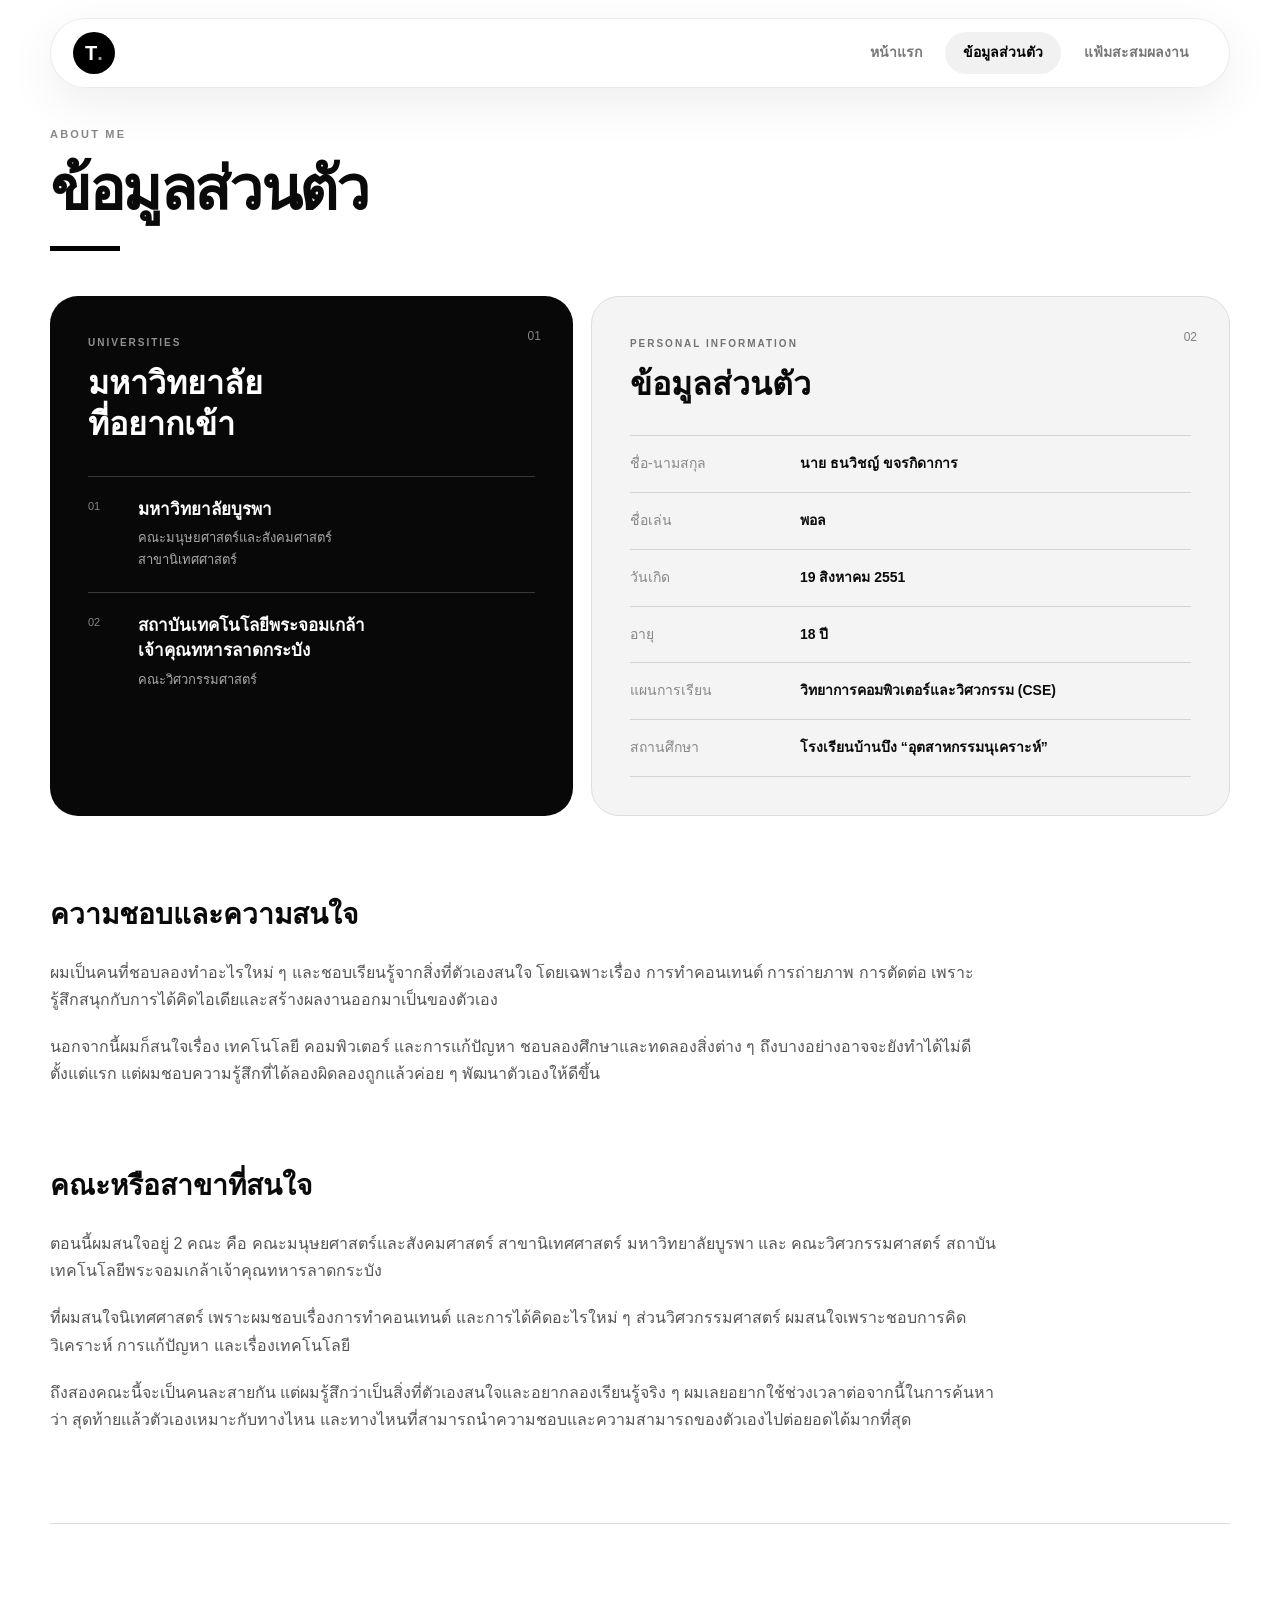
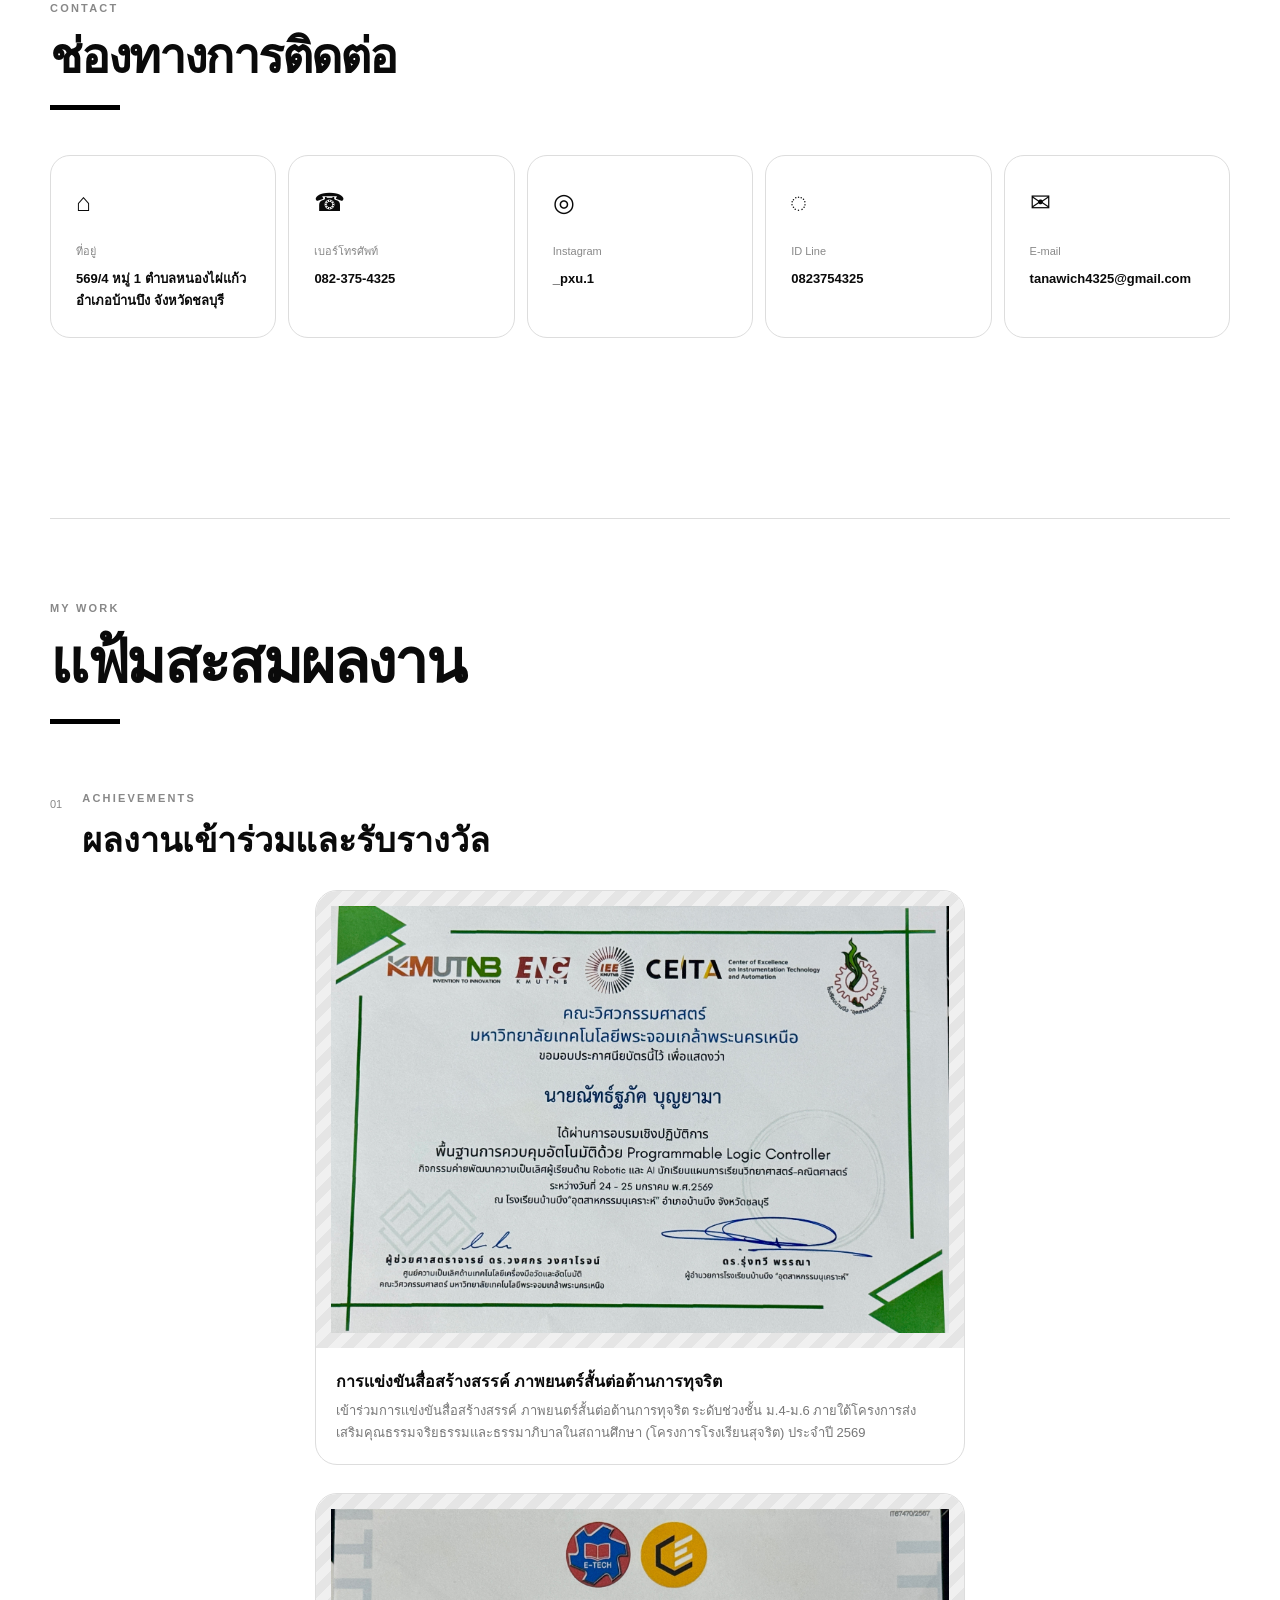
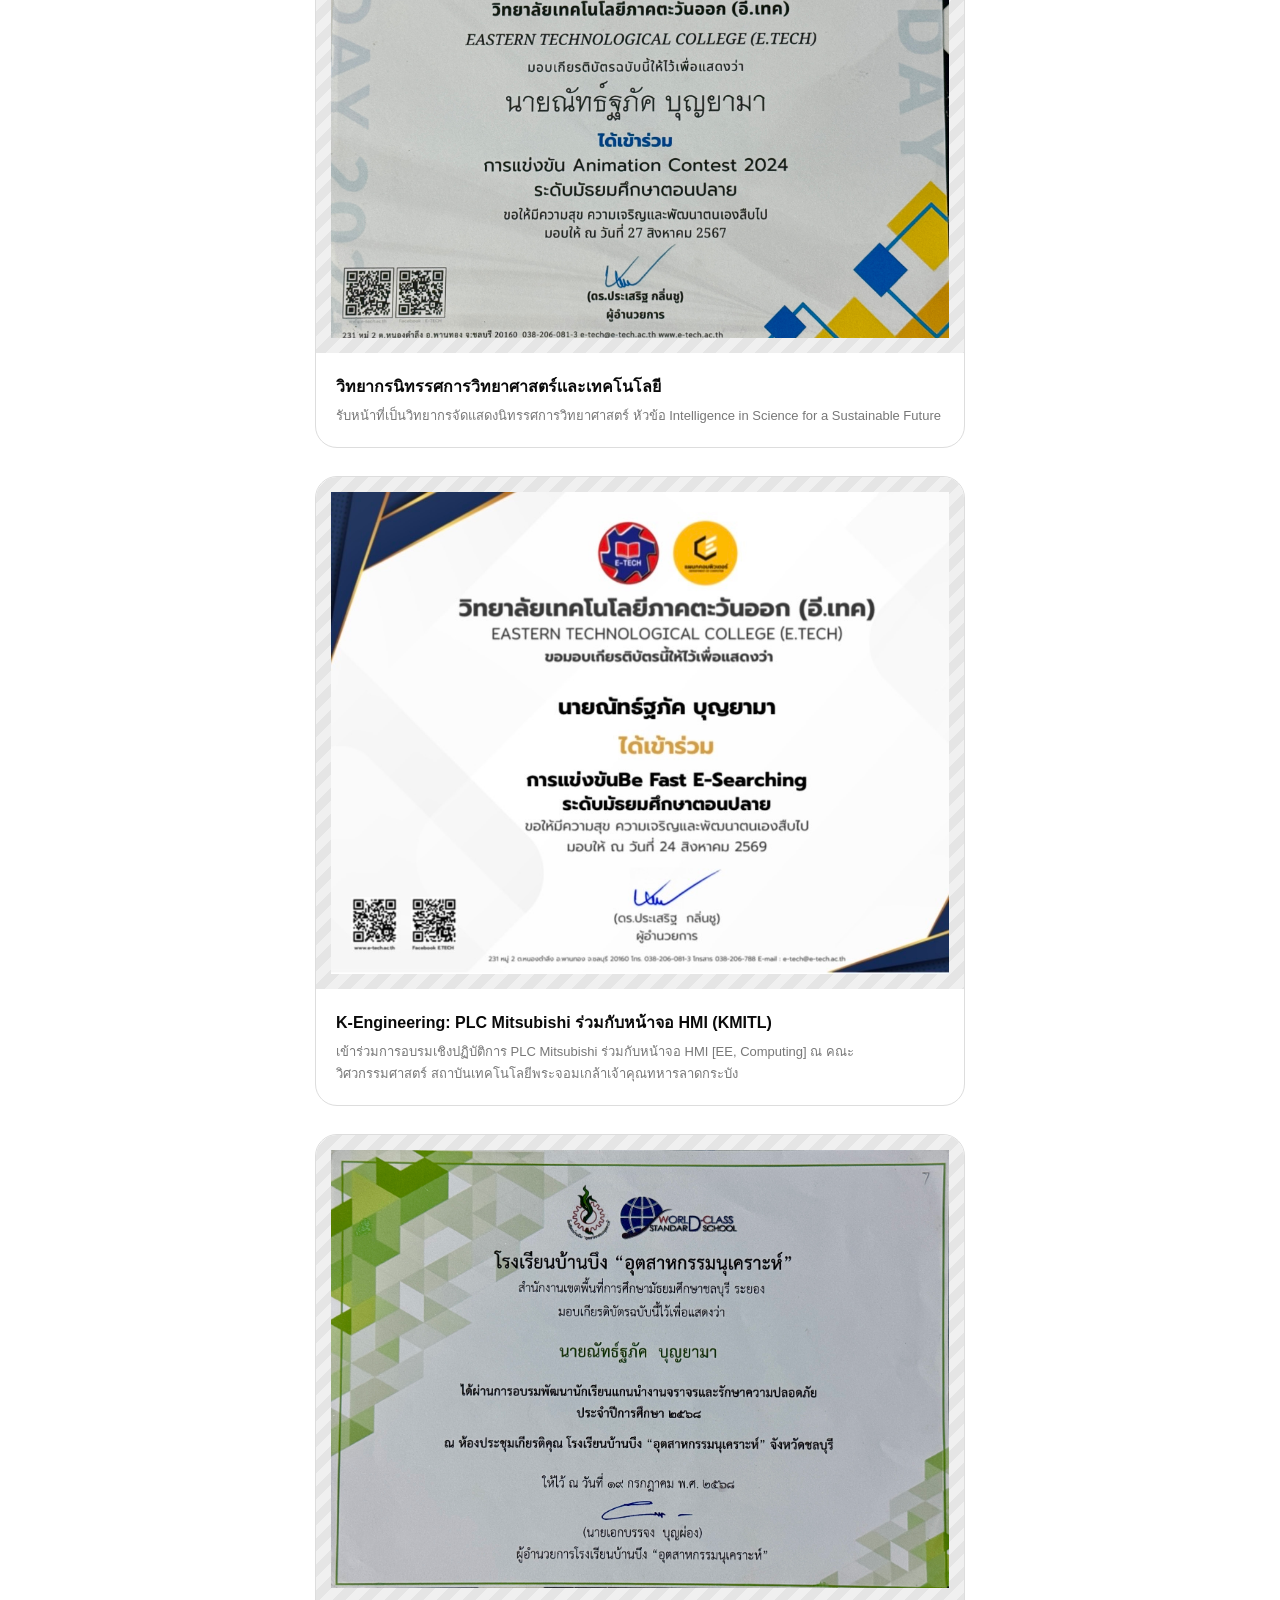
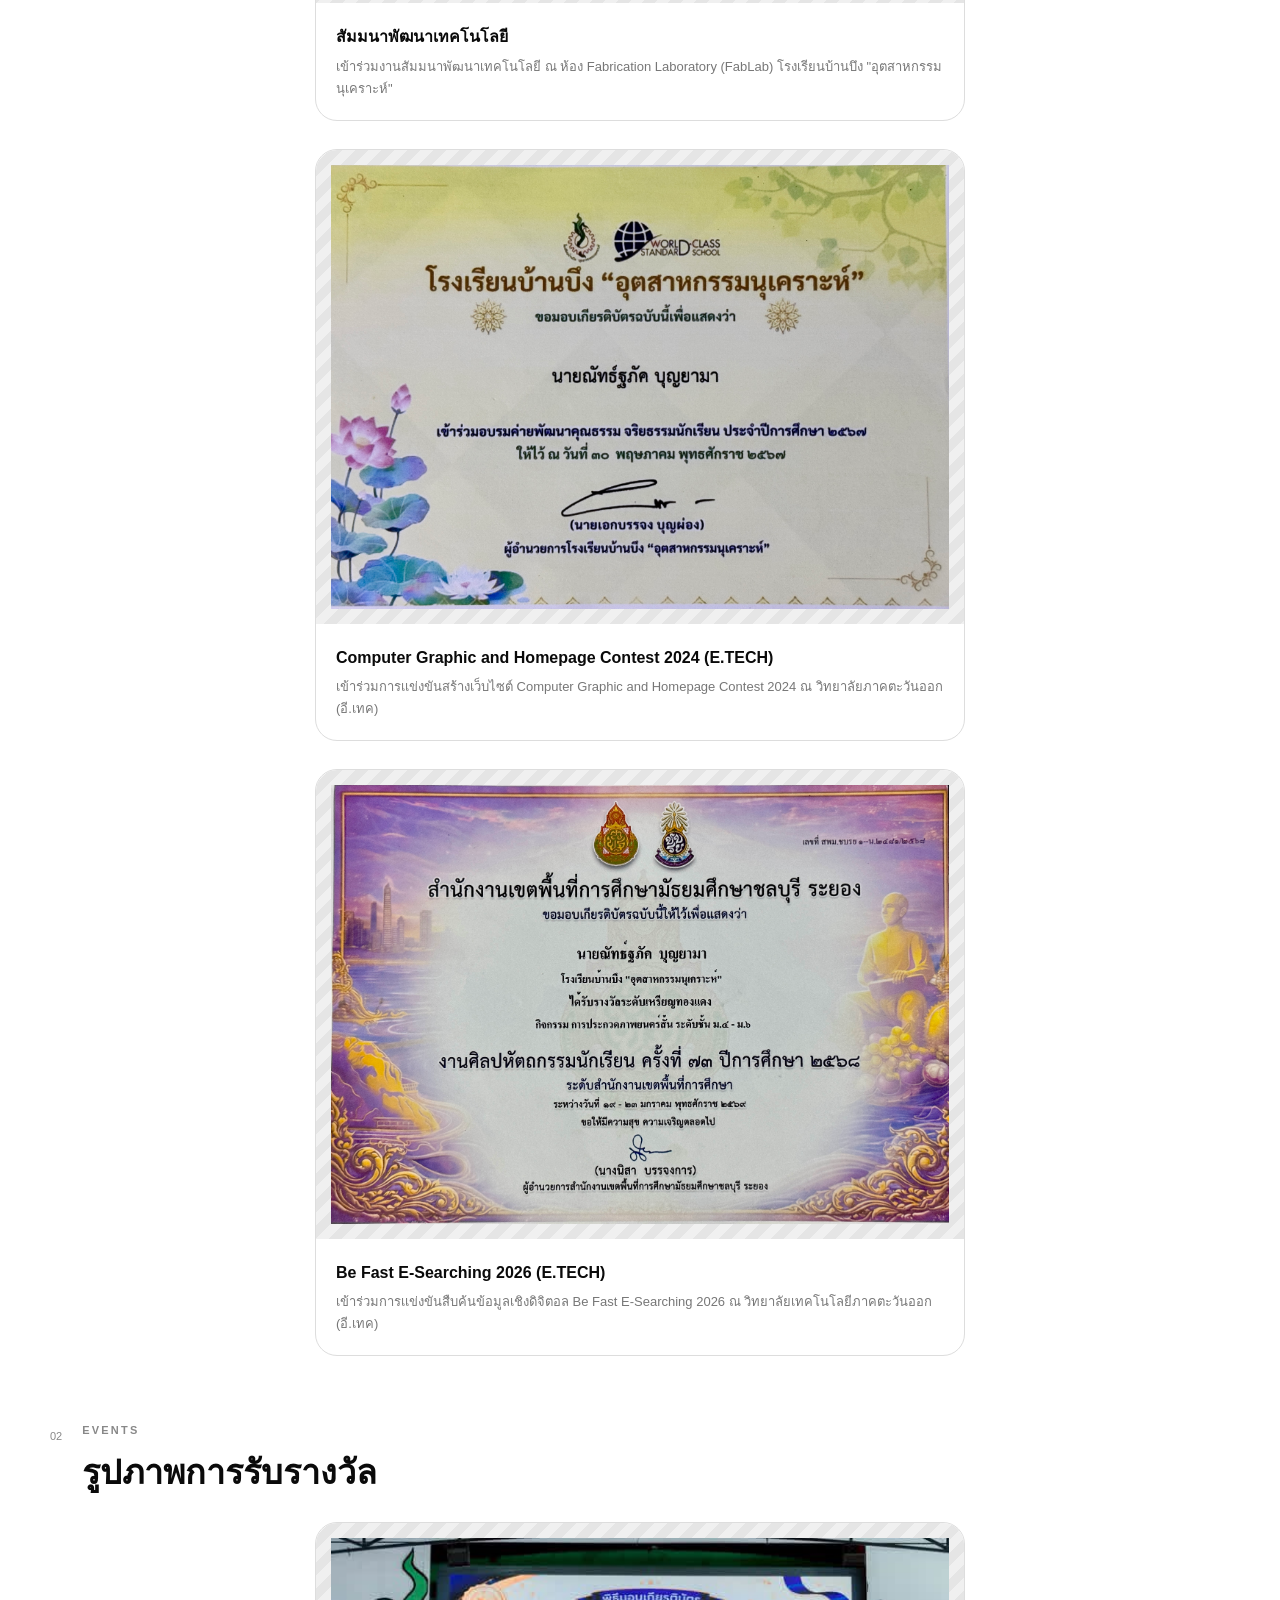
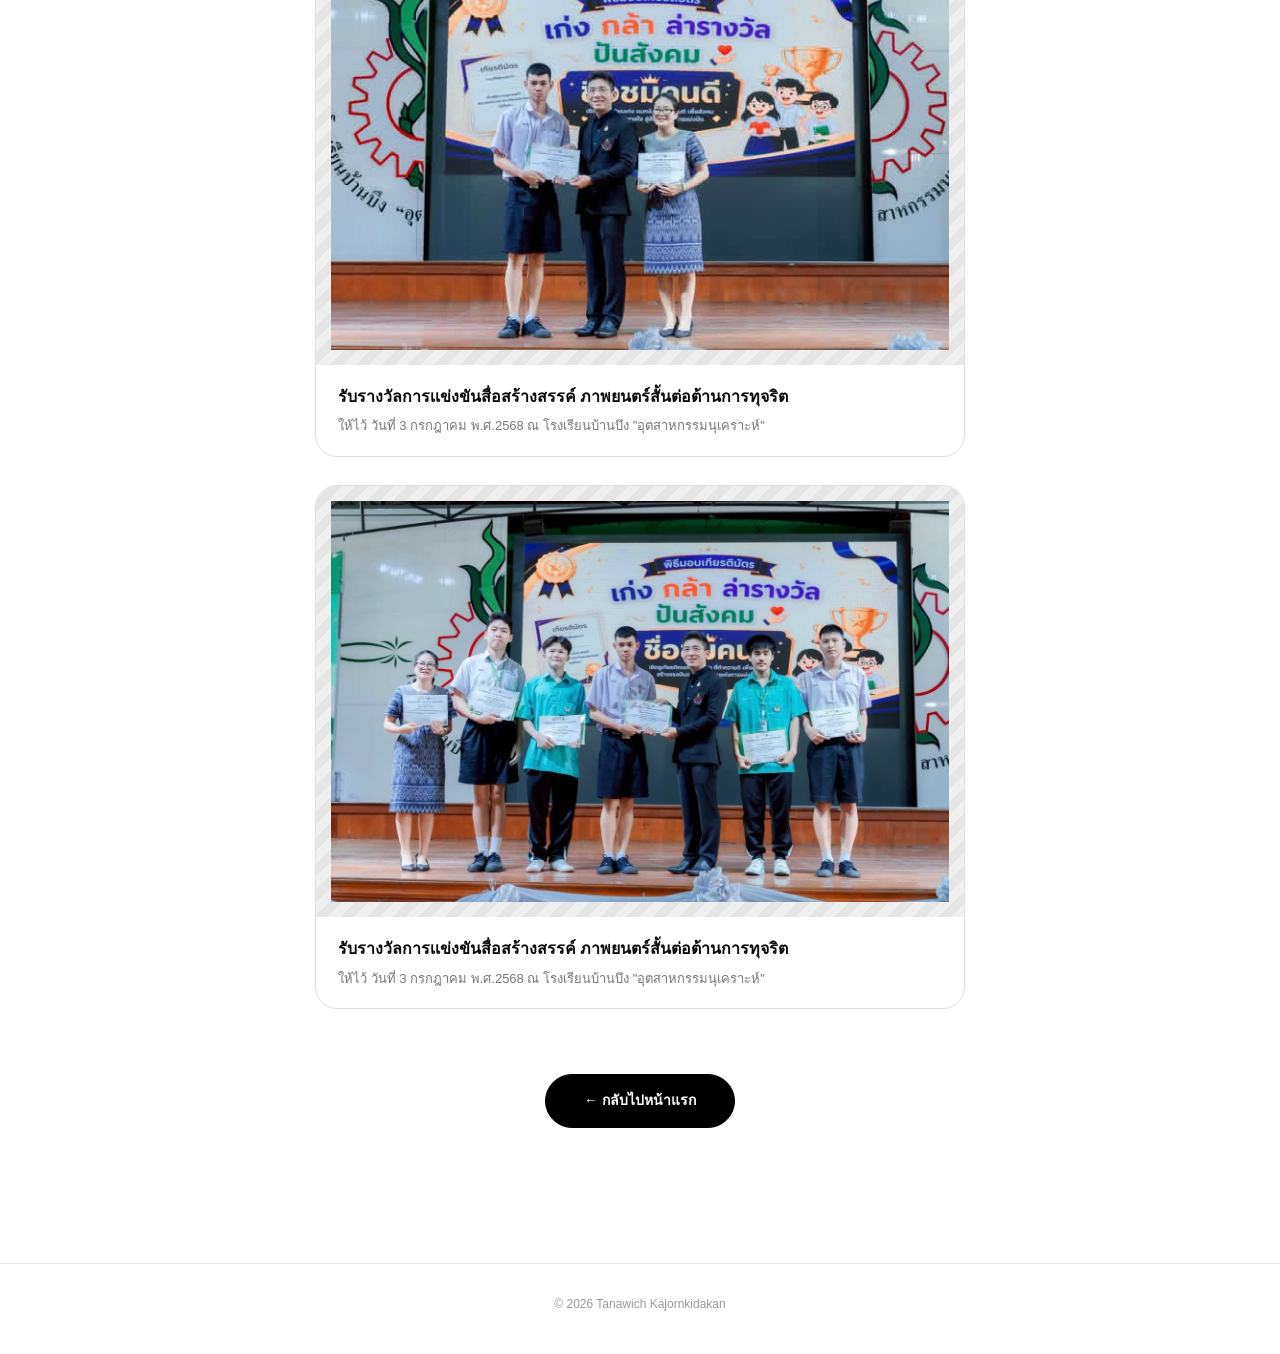
<file: awards.html>
<!DOCTYPE html>
<html lang="th">

<head>
    <meta charset="UTF-8">
    <meta name="viewport" content="width=device-width, initial-scale=1.0">
    <title>Portfolio | Tanawich</title>
    <link rel="stylesheet" href="style.css">
</head>

<body>

<!-- =========================
     NAVBAR
========================= -->

<header class="navbar">

    <a href="index.html" class="logo">
        T<span>.</span>
    </a>

    <nav class="nav-menu">

        <a href="index.html">
            หน้าแรก
        </a>

        <a href="#personal" class="active">
            ข้อมูลส่วนตัว
        </a>

        <a href="#portfolio">
            แฟ้มสะสมผลงาน
        </a>

    </nav>

    <button class="menu-button">☰</button>

</header>


<main class="page-container">


<!-- =========================
     PERSONAL INFORMATION
========================= -->

<section id="personal" class="content-section">

    <div class="section-header">

        <p class="small-title">
            ABOUT ME
        </p>

        <h1>
            ข้อมูลส่วนตัว
        </h1>

        <div class="title-line"></div>

    </div>


    <!-- UNIVERSITY + PERSONAL INFO -->

    <div class="personal-grid">


        <!-- UNIVERSITY -->

        <div class="university-box">

            <span class="box-number">
                01
            </span>

            <p class="box-label">
                UNIVERSITIES
            </p>

            <h2>
                มหาวิทยาลัย<br>
                ที่อยากเข้า
            </h2>


            <div class="university-item">

                <span>
                    01
                </span>

                <div>

                    <h3>
                        มหาวิทยาลัยบูรพา
                    </h3>

                    <p>
                        คณะมนุษยศาสตร์และสังคมศาสตร์<br>
                        สาขานิเทศศาสตร์
                    </p>

                </div>

            </div>


            <div class="university-item">

                <span>
                    02
                </span>

                <div>

                    <h3>
                        สถาบันเทคโนโลยีพระจอมเกล้า<br>
                        เจ้าคุณทหารลาดกระบัง
                    </h3>

                    <p>
                        คณะวิศวกรรมศาสตร์
                    </p>

                </div>

            </div>

        </div>


        <!-- PERSONAL INFORMATION -->

        <div class="personal-box">

            <span class="box-number">
                02
            </span>

            <p class="box-label">
                PERSONAL INFORMATION
            </p>

            <h2>
                ข้อมูลส่วนตัว
            </h2>


            <div class="information-list">


                <div class="information-row">

                    <span>
                        ชื่อ-นามสกุล
                    </span>

                    <strong>
                        นาย ธนวิชญ์ ขจรกิดาการ
                    </strong>

                </div>


                <div class="information-row">

                    <span>
                        ชื่อเล่น
                    </span>

                    <strong>
                        พอล
                    </strong>

                </div>


                <div class="information-row">

                    <span>
                        วันเกิด
                    </span>

                    <strong>
                        19 สิงหาคม 2551
                    </strong>

                </div>


                <div class="information-row">

                    <span>
                        อายุ
                    </span>

                    <strong>
                        18 ปี
                    </strong>

                </div>


                <div class="information-row">

                    <span>
                        แผนการเรียน
                    </span>

                    <strong>
                        วิทยาการคอมพิวเตอร์และวิศวกรรม (CSE)
                    </strong>

                </div>


                <div class="information-row">

                    <span>
                        สถานศึกษา
                    </span>

                    <strong>
                        โรงเรียนบ้านบึง “อุตสาหกรรมนุเคราะห์”
                    </strong>

                </div>


            </div>

        </div>

    </div>


    <!-- =========================
         INTERESTS
    ========================= -->

    <div class="text-content">

        <h2>
            ความชอบและความสนใจ
        </h2>

        <p>
            ผมเป็นคนที่ชอบลองทำอะไรใหม่ ๆ และชอบเรียนรู้จากสิ่งที่ตัวเองสนใจ
            โดยเฉพาะเรื่อง การทำคอนเทนต์ การถ่ายภาพ การตัดต่อ
            เพราะรู้สึกสนุกกับการได้คิดไอเดียและสร้างผลงานออกมาเป็นของตัวเอง
        </p>

        <p>
            นอกจากนี้ผมก็สนใจเรื่อง เทคโนโลยี คอมพิวเตอร์ และการแก้ปัญหา
            ชอบลองศึกษาและทดลองสิ่งต่าง ๆ ถึงบางอย่างอาจจะยังทำได้ไม่ดีตั้งแต่แรก
            แต่ผมชอบความรู้สึกที่ได้ลองผิดลองถูกแล้วค่อย ๆ พัฒนาตัวเองให้ดีขึ้น
        </p>

    </div>


    <!-- =========================
         FACULTY INTEREST
    ========================= -->

    <div class="text-content">

        <h2>
            คณะหรือสาขาที่สนใจ
        </h2>

        <p>
            ตอนนี้ผมสนใจอยู่ 2 คณะ คือ
            คณะมนุษยศาสตร์และสังคมศาสตร์ สาขานิเทศศาสตร์
            มหาวิทยาลัยบูรพา และ คณะวิศวกรรมศาสตร์
            สถาบันเทคโนโลยีพระจอมเกล้าเจ้าคุณทหารลาดกระบัง
        </p>

        <p>
            ที่ผมสนใจนิเทศศาสตร์ เพราะผมชอบเรื่องการทำคอนเทนต์
            และการได้คิดอะไรใหม่ ๆ ส่วนวิศวกรรมศาสตร์
            ผมสนใจเพราะชอบการคิดวิเคราะห์ การแก้ปัญหา และเรื่องเทคโนโลยี
        </p>

        <p>
            ถึงสองคณะนี้จะเป็นคนละสายกัน
            แต่ผมรู้สึกว่าเป็นสิ่งที่ตัวเองสนใจและอยากลองเรียนรู้จริง ๆ
            ผมเลยอยากใช้ช่วงเวลาต่อจากนี้ในการค้นหาว่า
            สุดท้ายแล้วตัวเองเหมาะกับทางไหน
            และทางไหนที่สามารถนำความชอบและความสามารถของตัวเองไปต่อยอดได้มากที่สุด
        </p>

    </div>


    <!-- =========================
         CONTACT
    ========================= -->

    <section class="contact-section">

        <div class="section-header">

            <p class="small-title">
                CONTACT
            </p>

            <h2>
                ช่องทางการติดต่อ
            </h2>

            <div class="title-line"></div>

        </div>


        <div class="contact-grid">


            <div class="contact-card">

                <div class="contact-icon">
                    ⌂
                </div>

                <small>
                    ที่อยู่
                </small>

                <p>
                    569/4 หมู่ 1 ตำบลหนองไผ่แก้ว
                    อำเภอบ้านบึง จังหวัดชลบุรี
                </p>

            </div>


            <div class="contact-card">

                <div class="contact-icon">
                    ☎
                </div>

                <small>
                    เบอร์โทรศัพท์
                </small>

                <p>
                    082-375-4325
                </p>

            </div>


            <div class="contact-card">

                <div class="contact-icon">
                    ◎
                </div>

                <small>
                    Instagram
                </small>

                <p>
                    _pxu.1
                </p>

            </div>


            <div class="contact-card">

                <div class="contact-icon">
                    ◌
                </div>

                <small>
                    ID Line
                </small>

                <p>
                    0823754325
                </p>

            </div>


            <div class="contact-card">

                <div class="contact-icon">
                    ✉
                </div>

                <small>
                    E-mail
                </small>

                <p>
                    tanawich4325@gmail.com
                </p>

            </div>


        </div>

    </section>

</section>



<!-- =========================
     PORTFOLIO
========================= -->

<section id="portfolio" class="content-section portfolio-section">


    <div class="section-header">

        <p class="small-title">
            MY WORK
        </p>

        <h1>
            แฟ้มสะสมผลงาน
        </h1>

        <div class="title-line"></div>

    </div>


    <!-- =========================
         PORTFOLIO 01
         CERTIFICATES
    ========================= -->

    <div class="portfolio-block">

        <div class="portfolio-heading">

            <span>
                01
            </span>

            <div>

                <p class="small-title">
                    ACHIEVEMENTS
                </p>

                <h2>
                    ผลงานเข้าร่วมและรับรางวัล
                </h2>

            </div>

        </div>


        <div class="certificate-grid">


            <!-- CERTIFICATE 1 -->

            <div class="certificate-card">

                <div class="image-placeholder">

                    <img
                        src="images/certificate1.jpg"
                        alt="เกียรติบัตร 1"
                    >

                </div>

                <div class="card-description">

                    <h3>
                        การเเข่งขันสื่อสร้างสรรค์ ภาพยนตร์สั้นต่อต้านการทุจริต
                    </h3>

                    <p>
                        เข้าร่วมการเเข่งขันสื่อสร้างสรรค์ ภาพยนตร์สั้นต่อต้านการทุจริต ระดับช่วงชั้น ม.4-ม.6 ภายใต้โครงการส่งเสริมคุณธรรมจริยธรรมและธรรมาภิบาลในสถานศึกษา  (โครงการโรงเรียนสุจริต) 
ประจำปี 2569
                    </p>

                </div>

            </div>


            <!-- CERTIFICATE 2 -->

            <div class="certificate-card">

                <div class="image-placeholder">

                    <img
                        src="images/certificate2.jpg"
                        alt="เกียรติบัตร 2"
                    >

                </div>

                <div class="card-description">

                    <h3>
                        วิทยากรนิทรรศการวิทยาศาสตร์เเละเทคโนโลยี
                    </h3>

                    <p>
                        รับหน้าที่เป็นวิทยากรจัดแสดงนิทรรศการวิทยาศาสตร์ หัวข้อ Intelligence in Science for a Sustainable Future
                    </p>

                </div>

            </div>


            <!-- CERTIFICATE 3 -->

            <div class="certificate-card">

                <div class="image-placeholder">

                    <img
                        src="images/certificate3.jpg"
                        alt="เกียรติบัตร 3"
                    >

                </div>

                <div class="card-description">

                    <h3>
                        K-Engineering: PLC Mitsubishi ร่วมกับหน้าจอ HMI (KMITL)
                    </h3>

                    <p>
                        เข้าร่วมการอบรมเชิงปฏิบัติการ PLC Mitsubishi ร่วมกับหน้าจอ HMI [EE, Computing] ณ คณะวิศวกรรมศาสตร์ สถาบันเทคโนโลยีพระจอมเกล้าเจ้าคุณทหารลาดกระบัง
                    </p>

                </div>

            </div>


            <!-- CERTIFICATE 4 -->

            <div class="certificate-card">

                <div class="image-placeholder">

                    <img
                        src="images/certificate4.jpg"
                        alt="เกียรติบัตร 4"
                    >

                </div>

                <div class="card-description">

                    <h3>
                        สัมมนาพัฒนาเทคโนโลยี
                    </h3>

                    <p>
                        เข้าร่วมงานสัมมนาพัฒนาเทคโนโลยี ณ ห้อง Fabrication Laboratory (FabLab) โรงเรียนบ้านบึง "อุตสาหกรรมนุเคราะห์"
                    </p>

                </div>

            </div>


            <!-- CERTIFICATE 5 -->

            <div class="certificate-card">

                <div class="image-placeholder">

                    <img
                        src="images/certificate5.jpg"
                        alt="เกียรติบัตร 5"
                    >

                </div>

                <div class="card-description">

                    <h3>
                        Computer Graphic and Homepage Contest 2024 (E.TECH)
                    </h3>

                    <p>
                        เข้าร่วมการเเข่งขันสร้างเว็บไซต์ Computer Graphic and Homepage Contest 2024 ณ วิทยาลัยภาคตะวันออก (อี.เทค)
                    </p>

                </div>

            </div>


            <!-- CERTIFICATE 6 -->

            <div class="certificate-card">

                <div class="image-placeholder">

                    <img
                        src="images/certificate6.jpg"
                        alt="เกียรติบัตร 6"
                    >

                </div>

                <div class="card-description">

                    <h3>
                        Be Fast E-Searching 2026 (E.TECH) 
                    </h3>

                    <p>
                        เข้าร่วมการเเข่งขันสืบค้นข้อมูลเชิงดิจิตอล Be Fast E-Searching 2026 ณ วิทยาลัยเทคโนโลยีภาคตะวันออก (อี.เทค)
                    </p>

                </div>

            </div>


        </div>

    </div>


    <!-- =========================
         PORTFOLIO 02
         EVENTS
    ========================= -->

    <div class="portfolio-block">

        <div class="portfolio-heading">

            <span>
                02
            </span>

            <div>

                <p class="small-title">
                    EVENTS
                </p>

                <h2>
                    รูปภาพการรับรางวัล
                </h2>

            </div>

        </div>


        <div class="event-grid">


            <!-- EVENT 1 -->

            <div class="event-card">

                <div class="image-placeholder large">

                    <img
                        src="images/award1.jpg"
                        alt="รูปภาพการรับรางวัล 1"
                    >

                </div>

                <div class="card-description">

                    <h3>
                        รับรางวัลการเเข่งขันสื่อสร้างสรรค์ ภาพยนตร์สั้นต่อต้านการทุจริต
                    </h3>

                    <p>
                        ให้ไว้ วันที่ 3 กรกฎาคม พ.ศ.2568 ณ โรงเรียนบ้านบึง "อุตสาหกรรมนุเคราะห์"
                    </p>

                </div>

            </div>


            <!-- EVENT 2 -->

            <div class="event-card">

                <div class="image-placeholder large">

                    <img
                        src="images/award2.jpg"
                        alt="รูปภาพการรับรางวัล 2"
                    >

                </div>

                <div class="card-description">

                    <h3>
                        รับรางวัลการเเข่งขันสื่อสร้างสรรค์ ภาพยนตร์สั้นต่อต้านการทุจริต
                    </h3>

                    <p>
                        ให้ไว้ วันที่ 3 กรกฎาคม พ.ศ.2568 ณ โรงเรียนบ้านบึง "อุตสาหกรรมนุเคราะห์"
                    </p>

                </div>

            </div>


        </div>


        <!-- BACK BUTTON -->

        <div class="back-button-container">

            <a
                href="index.html"
                class="main-button black-button"
            >
                ← กลับไปหน้าแรก
            </a>

        </div>

    </div>


</section>

</main>


<!-- =========================
     FOOTER
========================= -->

<footer>
    © 2026 Tanawich Kajornkidakan
</footer>



<!-- =========================
     JAVASCRIPT
========================= -->

<script>

/* =========================
   MENU
========================= */

const menuButton = document.querySelector(".menu-button");
const navMenu = document.querySelector(".nav-menu");

if (menuButton && navMenu) {

    menuButton.addEventListener("click", function () {

        navMenu.classList.toggle("show");

    });

}


document.querySelectorAll(".nav-menu a").forEach(function(link) {

    link.addEventListener("click", function() {

        if (navMenu) {
            navMenu.classList.remove("show");
        }

    });

});



/* =========================
   แสดงเนื้อหาทั้งหมดทันที
   ป้องกันปัญหาหน้าขาวบน iPad
========================= */

document
    .querySelectorAll(
        ".content-section, .portfolio-block, .contact-section"
    )
    .forEach(function(element) {

        element.classList.add("show-animation");

    });



/* =========================
   SCROLL TO HASH
   แก้ปัญหา portfolio.html#portfolio
   บน iPad Landscape
========================= */

function scrollToHash() {

    const hash = window.location.hash;

    if (!hash) {
        return;
    }

    const target = document.querySelector(hash);

    if (!target) {
        return;
    }

    const navbar = document.querySelector(".navbar");

    const navbarHeight = navbar
        ? navbar.offsetHeight
        : 70;

    const targetPosition =
        target.getBoundingClientRect().top +
        window.pageYOffset -
        navbarHeight -
        25;

    window.scrollTo({
        top: targetPosition,
        behavior: "auto"
    });

}



/* =========================
   เมื่อหน้าโหลดเสร็จ
========================= */

window.addEventListener("load", function() {

    setTimeout(function() {

        scrollToHash();

    }, 300);

});



/* =========================
   เมื่อเปลี่ยนแนวหน้าจอ
   Portrait ↔ Landscape
========================= */

window.addEventListener("orientationchange", function() {

    setTimeout(function() {

        scrollToHash();

    }, 500);

});



/* =========================
   คลิก #personal / #portfolio
========================= */

document.querySelectorAll('a[href^="#"]').forEach(function(link) {

    link.addEventListener("click", function(event) {

        const hash = link.getAttribute("href");

        const target = document.querySelector(hash);

        if (!target) {
            return;
        }

        event.preventDefault();

        history.pushState(null, "", hash);

        const navbar = document.querySelector(".navbar");

        const navbarHeight = navbar
            ? navbar.offsetHeight
            : 70;

        const targetPosition =
            target.getBoundingClientRect().top +
            window.pageYOffset -
            navbarHeight -
            25;

        window.scrollTo({

            top: targetPosition,

            behavior: "smooth"

        });

    });

});



/* =========================
   Browser Back / Forward
========================= */

window.addEventListener("popstate", function() {

    setTimeout(function() {

        scrollToHash();

    }, 100);

});

</script>


</body>
</html>
</file>
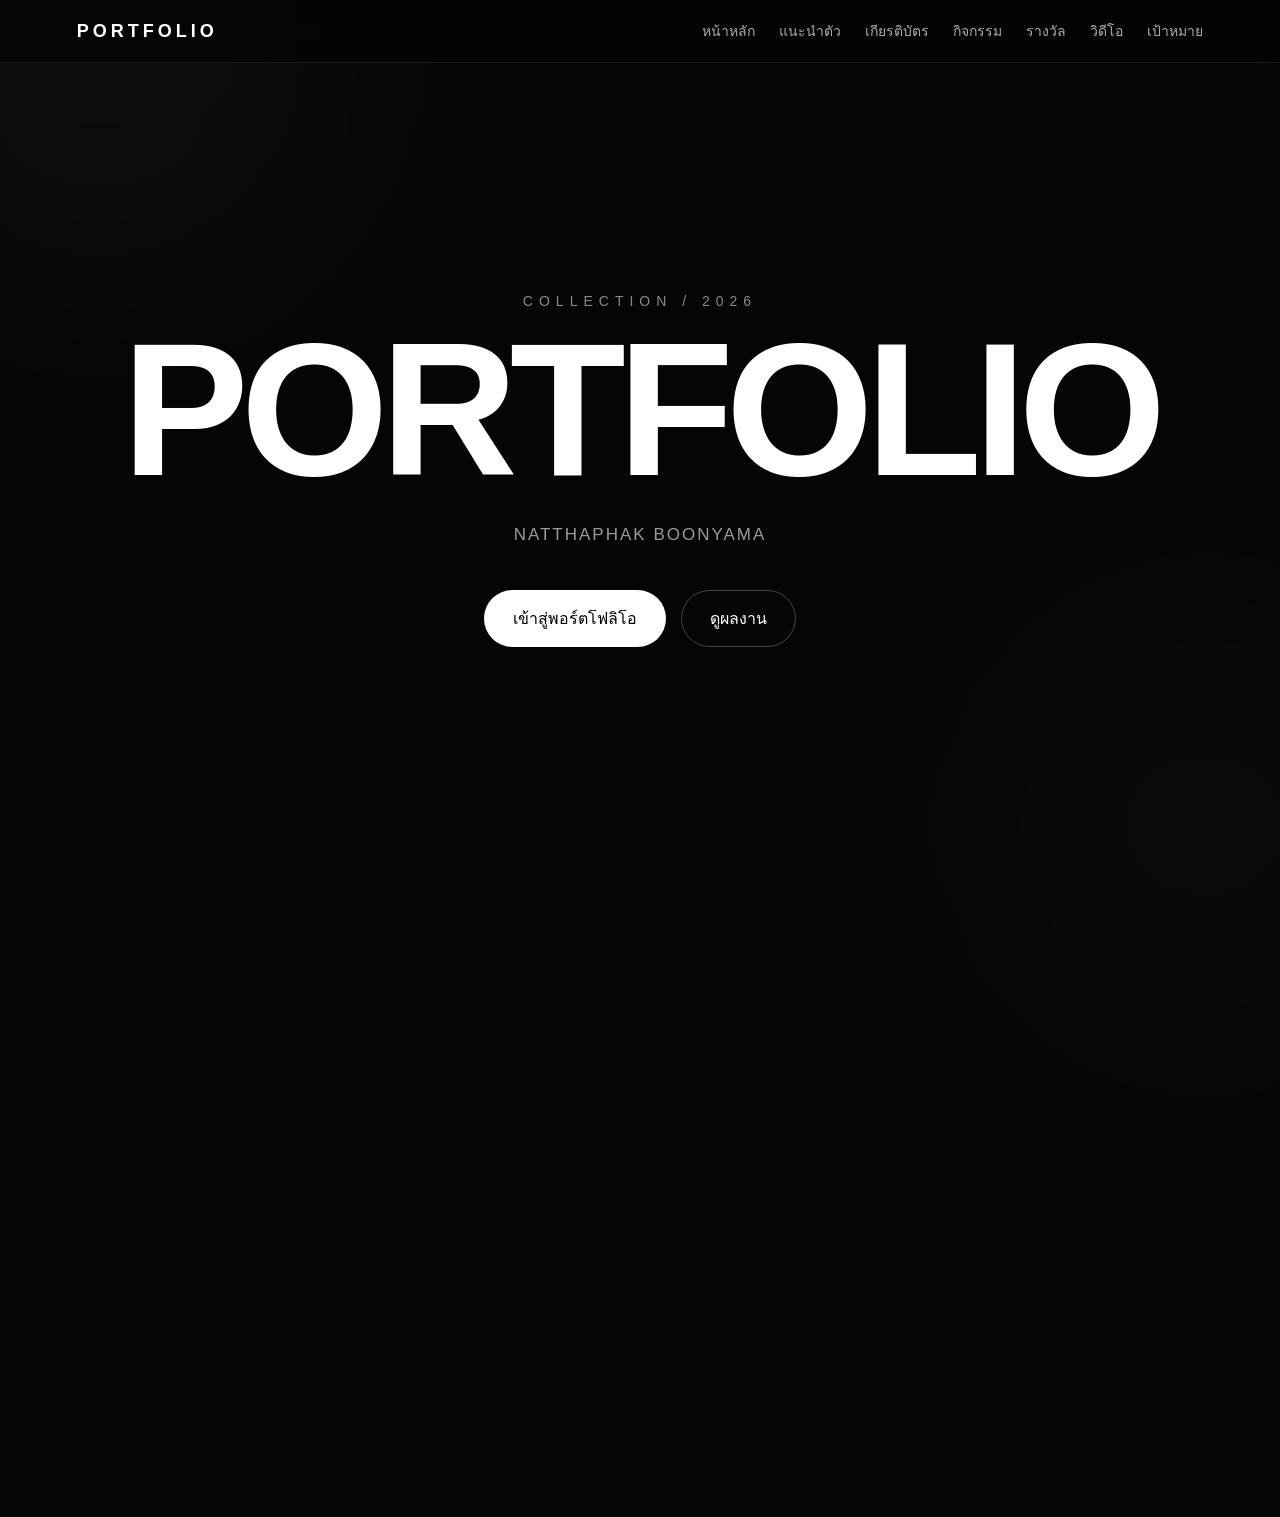
<file: portfolio.html>
<!DOCTYPE html>
<html lang="th">

<head>
<meta charset="UTF-8">
<meta name="viewport" content="width=device-width, initial-scale=1.0">

<title>Portfolio | Natthaphak Boonyama</title>

<style>

*{
    margin:0;
    padding:0;
    box-sizing:border-box;
}

html{
    scroll-behavior:smooth;
}

body{
    background:#050505;
    color:#fff;
    font-family:Arial, Tahoma, sans-serif;
    overflow-x:hidden;
}

/* =========================
   BACKGROUND
========================= */

body::before{
    content:"";
    position:fixed;
    width:500px;
    height:500px;
    border-radius:50%;
    background:rgba(255,255,255,0.035);
    filter:blur(100px);
    top:-200px;
    left:-150px;
    z-index:-2;
    animation:floatGlow 8s ease-in-out infinite alternate;
}

body::after{
    content:"";
    position:fixed;
    width:450px;
    height:450px;
    border-radius:50%;
    background:rgba(255,255,255,0.025);
    filter:blur(100px);
    right:-150px;
    bottom:-150px;
    z-index:-2;
    animation:floatGlow 10s ease-in-out infinite alternate-reverse;
}

@keyframes floatGlow{
    from{
        transform:translate(0,0);
    }
    to{
        transform:translate(60px,40px);
    }
}

/* =========================
   NAVIGATION
========================= */

.nav{
    position:fixed;
    top:0;
    left:0;
    width:100%;
    padding:20px 6%;
    display:flex;
    justify-content:space-between;
    align-items:center;
    z-index:1000;
    background:rgba(5,5,5,0.78);
    backdrop-filter:blur(15px);
    border-bottom:1px solid rgba(255,255,255,0.08);
}

.nav-logo{
    font-size:18px;
    font-weight:bold;
    letter-spacing:4px;
}

.nav-links{
    display:flex;
    align-items:center;
    gap:24px;
}

.nav a{
    color:#aaa;
    text-decoration:none;
    transition:.3s;
    font-size:14px;
}

.nav a:hover{
    color:#fff;
}

/* =========================
   HERO
========================= */

.hero{
    min-height:100vh;
    display:flex;
    flex-direction:column;
    justify-content:center;
    align-items:center;
    text-align:center;
    padding:120px 20px 80px;
    position:relative;
}

.small-title{
    color:#888;
    font-size:14px;
    letter-spacing:6px;
    margin-bottom:20px;
    animation:fadeDown 1s ease forwards;
}

.hero h1{
    font-size:clamp(70px,15vw,190px);
    line-height:.85;
    letter-spacing:-8px;
    font-weight:900;
    animation:heroIn 1.2s ease forwards;
}

.hero p{
    margin-top:35px;
    color:#999;
    font-size:17px;
    letter-spacing:2px;
    animation:fadeUp 1.2s ease .3s both;
}

.hero-buttons{
    display:flex;
    gap:15px;
    margin-top:45px;
    animation:fadeUp 1.2s ease .5s both;
}

.hero-btn{
    display:inline-block;
    padding:15px 28px;
    border:1px solid rgba(255,255,255,.25);
    border-radius:50px;
    color:#fff;
    text-decoration:none;
    transition:.35s;
}

.hero-btn:hover{
    background:#fff;
    color:#000;
    transform:translateY(-5px);
}

.hero-btn.main{
    background:#fff;
    color:#000;
}

.hero-btn.main:hover{
    background:#ddd;
}

/* =========================
   ANIMATION
========================= */

@keyframes heroIn{
    from{
        opacity:0;
        transform:translateY(60px) scale(.9);
    }
    to{
        opacity:1;
        transform:translateY(0) scale(1);
    }
}

@keyframes fadeUp{
    from{
        opacity:0;
        transform:translateY(30px);
    }
    to{
        opacity:1;
        transform:translateY(0);
    }
}

@keyframes fadeDown{
    from{
        opacity:0;
        transform:translateY(-20px);
    }
    to{
        opacity:1;
        transform:translateY(0);
    }
}

/* =========================
   INTRO
========================= */

.intro{
    width:90%;
    max-width:1100px;
    margin:auto;
    padding:120px 0;
}

.intro-box{
    border:1px solid rgba(255,255,255,.1);
    background:linear-gradient(
        145deg,
        rgba(255,255,255,.07),
        rgba(255,255,255,.02)
    );
    border-radius:30px;
    padding:55px;
}

.intro-number{
    color:#666;
    letter-spacing:4px;
    font-size:14px;
    margin-bottom:18px;
}

.intro h2{
    font-size:clamp(42px,7vw,75px);
    margin-bottom:25px;
}

.intro p{
    color:#aaa;
    line-height:2;
    font-size:17px;
}

/* =========================
   PORTFOLIO MENU
========================= */

.menu-section{
    width:90%;
    max-width:1200px;
    margin:auto;
    padding:100px 0 150px;
}

.section-number{
    color:#666;
    font-size:14px;
    letter-spacing:4px;
    margin-bottom:15px;
}

.section-title{
    font-size:clamp(45px,7vw,80px);
    margin-bottom:50px;
    letter-spacing:-3px;
}

.menu-grid{
    display:grid;
    grid-template-columns:repeat(2,1fr);
    gap:25px;
}

.menu-card{
    position:relative;
    min-height:260px;
    padding:35px;
    border:1px solid rgba(255,255,255,.1);
    border-radius:25px;
    background:linear-gradient(
        145deg,
        rgba(255,255,255,.07),
        rgba(255,255,255,.02)
    );
    text-decoration:none;
    color:#fff;
    overflow:hidden;
    transition:.5s;
}

.menu-card::before{
    content:"";
    position:absolute;
    width:180px;
    height:180px;
    border-radius:50%;
    background:rgba(255,255,255,.05);
    right:-70px;
    bottom:-70px;
    transition:.5s;
}

.menu-card:hover{
    transform:translateY(-10px);
    border-color:rgba(255,255,255,.4);
    box-shadow:0 25px 70px rgba(0,0,0,.5);
}

.menu-card:hover::before{
    transform:scale(1.5);
}

.menu-number{
    color:#666;
    font-size:13px;
    letter-spacing:3px;
    margin-bottom:30px;
}

.menu-card h3{
    font-size:32px;
    margin-bottom:15px;
}

.menu-card p{
    color:#999;
    line-height:1.7;
}

.menu-arrow{
    position:absolute;
    right:30px;
    top:30px;
    font-size:25px;
    transition:.4s;
}

.menu-card:hover .menu-arrow{
    transform:translate(8px,-8px);
}

/* =========================
   FOOTER
========================= */

.footer{
    text-align:center;
    padding:100px 20px 60px;
    border-top:1px solid rgba(255,255,255,.08);
}

.footer h2{
    font-size:clamp(55px,12vw,140px);
    letter-spacing:-6px;
    margin-bottom:35px;
}

.footer p{
    color:#777;
    margin-bottom:30px;
}

.back-btn{
    display:inline-block;
    padding:16px 32px;
    border:1px solid rgba(255,255,255,.25);
    border-radius:50px;
    color:#fff;
    text-decoration:none;
    transition:.3s;
}

.back-btn:hover{
    background:#fff;
    color:#000;
    transform:translateY(-4px);
}

/* =========================
   SCROLL BAR
========================= */

.progress{
    position:fixed;
    top:0;
    left:0;
    height:3px;
    width:0%;
    background:#fff;
    z-index:2000;
}

/* =========================
   REVEAL
========================= */

.reveal{
    opacity:0;
    transform:translateY(50px);
    transition:opacity 1s ease, transform 1s ease;
}

.reveal.show{
    opacity:1;
    transform:translateY(0);
}

/* =========================
   MOBILE
========================= */

@media(max-width:900px){

    .nav-links{
        gap:12px;
    }

    .nav a{
        font-size:12px;
    }

    .menu-grid{
        grid-template-columns:1fr;
    }

}

@media(max-width:700px){

    .nav{
        padding:18px 20px;
    }

    .nav-logo{
        font-size:14px;
        letter-spacing:3px;
    }

    .nav-links{
        display:none;
    }

    .hero{
        padding-top:100px;
    }

    .hero h1{
        font-size:21vw;
        letter-spacing:-4px;
    }

    .hero p{
        font-size:12px;
    }

    .hero-buttons{
        flex-direction:column;
        width:100%;
        max-width:280px;
    }

    .hero-btn{
        width:100%;
    }

    .intro{
        width:92%;
        padding:80px 0;
    }

    .intro-box{
        padding:30px;
        border-radius:22px;
    }

    .intro p{
        font-size:15px;
    }

    .menu-section{
        width:92%;
        padding:80px 0 100px;
    }

    .section-title{
        font-size:50px;
    }

    .menu-card{
        min-height:220px;
        padding:28px;
    }

    .menu-card h3{
        font-size:27px;
    }

    .footer h2{
        font-size:22vw;
        letter-spacing:-4px;
    }

}

</style>
</head>


<body>

<div class="progress" id="progress"></div>


<!-- =========================
     NAVIGATION
========================= -->

<nav class="nav">

    <div class="nav-logo">
        PORTFOLIO
    </div>

    <div class="nav-links">

        <a href="portfolio.html">
            หน้าหลัก
        </a>

        <a href="about.html">
            แนะนำตัว
        </a>

        <a href="certificates.html">
            เกียรติบัตร
        </a>

        <a href="activities.html">
            กิจกรรม
        </a>

        <a href="awards.html">
            รางวัล
        </a>

        <a href="video.html">
            วิดีโอ
        </a>

        <a href="future.html">
            เป้าหมาย
        </a>

    </div>

</nav>


<!-- =========================
     HERO
========================= -->

<header class="hero">

    <div class="small-title">
        COLLECTION / 2026
    </div>

    <h1>
        PORTFOLIO
    </h1>

    <p>
        NATTHAPHAK BOONYAMA
    </p>

    <div class="hero-buttons">

        <a href="about.html" class="hero-btn main">
            เข้าสู่พอร์ตโฟลิโอ
        </a>

        <a href="certificates.html" class="hero-btn">
            ดูผลงาน
        </a>

    </div>

</header>


<!-- =========================
     INTRO
========================= -->

<section class="intro">

    <div class="intro-box reveal">

        <div class="intro-number">
            01 / ABOUT ME
        </div>

        <h2>
            About Me
        </h2>

        <p>
            สวัสดีครับ ผมชื่อ นายณัทธ์ฐภัค บุญยามา อายุ 18 ปี
            ปัจจุบันกำลังศึกษาอยู่ในระดับชั้นมัธยมศึกษาปีที่ 6
            แผนการเรียนวิทยาการคอมพิวเตอร์และวิศวกรรม
        </p>

        <br>

        <p>
            ผมเป็นคนที่มีความสนใจในด้านเทคโนโลยีและคอมพิวเตอร์
            ชอบเรียนรู้และทดลองทำสิ่งใหม่ ๆ โดยเฉพาะการเขียนโปรแกรม
</file>
<file: style.css>
*{
    margin:0;
    padding:0;
    box-sizing:border-box;
}

html{
    scroll-behavior:smooth;
}

body{
    background:#080808;
    color:#f5f5f5;
    font-family:Tahoma,sans-serif;
}


/* =========================
   HOME
========================= */

.home-container{
    min-height:100vh;

    display:flex;
    align-items:center;
    justify-content:center;

    padding:30px 20px;

    background:
        radial-gradient(
            circle at top right,
            #222 0%,
            #080808 45%
        );
}

.home-card{
    width:100%;
    max-width:800px;

    text-align:center;

    padding:70px 40px;

    background:#111;

    border:1px solid #292929;

    border-radius:24px;

    box-shadow:
        0 20px 60px rgba(0,0,0,0.6);
}


/* รูปโปรไฟล์ */

.profile-wrapper{
    margin-bottom:30px;
}

.profile-img{
    width:170px;
    height:170px;

    object-fit:cover;

    border-radius:50%;

    border:3px solid #fff;

    padding:5px;

    background:#111;
}


/* ตัวหนังสือ */

.small-title{
    color:#888;

    font-size:13px;

    letter-spacing:4px;

    margin-bottom:15px;
}

.home-card h1{
    font-size:42px;

    margin-bottom:8px;

    color:#fff;
}

.home-card h2{
    font-size:20px;

    font-weight:normal;

    color:#999;
}

.line{
    width:60px;
    height:2px;

    background:#fff;

    margin:30px auto;
}

.description{
    max-width:650px;

    margin:15px auto;

    line-height:1.8;

    color:#aaa;

    font-size:17px;
}

.description strong{
    color:#fff;
}


/* ปุ่ม */

.main-btn{
    display:inline-flex;

    align-items:center;

    gap:15px;

    margin-top:30px;

    padding:15px 30px;

    color:#000;

    background:#fff;

    border-radius:10px;

    text-decoration:none;

    font-weight:bold;

    transition:0.3s;
}

.main-btn:hover{
    background:#ccc;

    transform:translateY(-3px);
}

.main-btn span{
    font-size:22px;
}


/* =========================
   PORTFOLIO
========================= */

.portfolio-container{
    width:90%;

    max-width:1000px;

    margin:auto;

    padding:60px 0;
}


/* Header */

.portfolio-header{
    text-align:center;

    margin-bottom:45px;
}

.portfolio-header h1{
    font-size:42px;

    margin-bottom:15px;
}

.portfolio-header > p:last-child{
    color:#888;

    font-size:17px;
}


/* Profile */

.profile-section{
    display:flex;

    align-items:center;

    gap:25px;

    padding:25px;

    margin-bottom:50px;

    background:#111;

    border:1px solid #292929;

    border-radius:18px;
}

.portfolio-profile{
    width:90px;
    height:90px;

    border-radius:50%;

    object-fit:cover;

    border:2px solid #555;
}

.profile-section h2{
    margin-bottom:8px;
}

.profile-section p{
    color:#888;
}


/* Section */

.section-title{
    font-size:24px;

    margin:40px 0 20px;

    color:#fff;
}


/* Work Card */

.work-card{
    display:grid;

    grid-template-columns:42% 58%;

    min-height:280px;

    overflow:hidden;

    margin-bottom:30px;

    background:#111;

    border:1px solid #292929;

    border-radius:20px;

    text-decoration:none;

    color:#fff;

    transition:0.35s;
}

.work-card:hover{
    transform:translateY(-6px);

    border-color:#666;

    box-shadow:
        0 15px 40px rgba(0,0,0,0.5);
}


/* รูป */

.work-image{
    width:100%;
    height:100%;

    overflow:hidden;

    background:#1a1a1a;
}

.work-image img{
    width:100%;
    height:100%;

    min-height:280px;

    object-fit:cover;

    display:block;

    transition:0.4s;
}

.work-card:hover .work-image img{
    transform:scale(1.05);
}


/* เนื้อหา */

.work-content{
    padding:35px;

    display:flex;

    flex-direction:column;

    justify-content:center;

    text-align:left;
}

.work-number{
    font-size:12px;

    letter-spacing:3px;

    color:#777;

    margin-bottom:12px;
}

.work-content h2{
    font-size:28px;

    margin-bottom:15px;
}

.work-content p{
    color:#999;

    line-height:1.8;

    margin-bottom:20px;
}

.view-project{
    color:#fff;

    font-weight:bold;
}

.view-project span{
    margin-left:8px;

    font-size:20px;

    transition:0.3s;
}

.work-card:hover .view-project span{
    margin-left:15px;
}


/* กลับหน้า */

.back-section{
    text-align:center;

    margin-top:50px;
}

.back-btn{
    display:inline-block;

    padding:13px 25px;

    border:1px solid #444;

    border-radius:10px;

    color:#aaa;

    text-decoration:none;

    transition:0.3s;
}

.back-btn:hover{
    background:#fff;

    color:#000;
}


/* =========================
   DETAIL PAGE
========================= */

.detail-container{
    width:90%;

    max-width:1000px;

    margin:auto;

    padding:40px 0 70px;
}

.back-link{
    display:inline-block;

    margin-bottom:40px;

    color:#888;

    text-decoration:none;

    transition:0.3s;
}

.back-link:hover{
    color:#fff;
}


/* หัวข้อ */

.detail-header{
    text-align:center;

    margin-bottom:35px;
}

.detail-header h1{
    font-size:46px;

    margin:10px 0 15px;
}

.detail-header > p:last-child{
    color:#888;

    font-size:18px;
}


/* รูปใหญ่ */

.hero-image{
    width:100%;

    overflow:hidden;

    border-radius:20px;

    margin-bottom:30px;

    background:#111;

    border:1px solid #292929;
}

.hero-image img{
    width:100%;

    max-height:600px;

    object-fit:cover;

    display:block;
}


/* กล่องข้อมูล */

.detail-box{
    background:#111;

    border:1px solid #292929;

    border-radius:18px;

    padding:30px;

    margin-bottom:25px;
}

.detail-box .label{
    color:#666;

    font-size:12px;

    letter-spacing:3px;

    margin-bottom:10px;
}

.detail-box h2{
    margin-bottom:15px;

    font-size:25px;
}

.detail-box > p:last-child{
    color:#aaa;

    line-height:1.9;

    font-size:17px;
}


/* Grid */

.detail-grid{
    display:grid;

    grid-template-columns:1fr 1fr;

    gap:25px;
}


/* Tags */

.tags{
    display:flex;

    flex-wrap:wrap;

    gap:10px;

    margin-top:20px;
}

.tags span{
    padding:9px 15px;

    border:1px solid #444;

    border-radius:30px;

    color:#ccc;

    font-size:14px;
}


/* =========================
   MOBILE
========================= */

@media(max-width:700px){

    .home-card{
        padding:50px 25px;
    }

    .home-card h1{
        font-size:30px;
    }

    .home-card h2{
        font-size:17px;
    }

    .profile-img{
        width:140px;
        height:140px;
    }

    .portfolio-container{
        width:92%;

        padding:35px 0;
    }

    .portfolio-header h1{
        font-size:32px;
    }

    .profile-section{
        padding:20px;
    }

    .portfolio-profile{
        width:70px;
        height:70px;
    }

    .work-card{
        display:block;
    }

    .work-image{
        height:230px;
    }

    .work-image img{
        min-height:230px;
    }

    .work-content{
        padding:25px;
    }

    .work-content h2{
        font-size:23px;
    }

    .detail-container{
        width:92%;

        padding-top:25px;
    }

    .detail-header h1{
        font-size:32px;
    }

    .detail-grid{
        grid-template-columns:1fr;
    }

    .hero-image img{
        max-height:400px;
    }

}
@import url('https://fonts.googleapis.com/css2?family=Noto+Sans+Thai:wght@300;400;500;600;700;800&display=swap');

/* =====================================================
   RESET
===================================================== */

* {
    margin: 0;
    padding: 0;
    box-sizing: border-box;
}

html {
    scroll-behavior: smooth;
}

body {
    font-family: "Noto Sans Thai", sans-serif;
    color: #0a0a0a;
    background: #ffffff;
    line-height: 1.7;
    overflow-x: hidden;
}

a {
    text-decoration: none;
    color: inherit;
}

button {
    font-family: inherit;
}

:root {
    --black: #080808;
    --dark: #151515;
    --white: #ffffff;
    --light: #f4f4f4;
    --gray: #777777;
    --border: #dedede;
    --max-width: 1180px;
}


/* =====================================================
   NAVBAR
===================================================== */

.navbar {
    position: fixed;
    top: 18px;
    left: 50%;
    transform: translateX(-50%);

    width: calc(100% - 40px);
    max-width: var(--max-width);
    height: 70px;

    display: flex;
    align-items: center;
    justify-content: space-between;

    padding: 0 22px;

    z-index: 999;

    background: rgba(255,255,255,.88);
    backdrop-filter: blur(20px);

    border: 1px solid rgba(0,0,0,.08);
    border-radius: 50px;

    box-shadow: 0 15px 50px rgba(0,0,0,.07);
}


/* LOGO */

.logo {
    width: 42px;
    height: 42px;

    display: flex;
    align-items: center;
    justify-content: center;

    border-radius: 50%;

    background: #000;
    color: #fff;

    font-size: 20px;
    font-weight: 800;

    transition: .35s;
}

.logo span {
    color: #999;
}

.logo:hover {
    transform: rotate(-10deg) scale(1.1);
}


/* NAV */

.nav-menu {
    display: flex;
    gap: 5px;
}

.nav-menu a {
    padding: 9px 18px;

    border-radius: 30px;

    color: #777;

    font-size: 14px;
    font-weight: 600;

    transition: .35s;
}

.nav-menu a:hover,
.nav-menu a.active {
    color: #000;
    background: #f1f1f1;
}


/* MOBILE BUTTON */

.menu-button {
    display: none;

    border: none;
    background: transparent;

    font-size: 24px;

    cursor: pointer;
}


/* =====================================================
   HERO
===================================================== */

.hero {
    min-height: 100vh;

    position: relative;

    display: flex;
    align-items: center;
    justify-content: center;

    text-align: center;

    padding: 130px 20px 90px;

    overflow: hidden;
}

.background-grid {
    position: absolute;
    inset: 0;

    z-index: -1;

    background-image:
        linear-gradient(
            rgba(0,0,0,.045) 1px,
            transparent 1px
        ),
        linear-gradient(
            90deg,
            rgba(0,0,0,.045) 1px,
            transparent 1px
        );

    background-size: 70px 70px;

    animation: grid-animation 18s linear infinite;
}

@keyframes grid-animation {
    from {
        transform: translateY(0);
    }

    to {
        transform: translateY(70px);
    }
}


/* HERO CONTENT */

.hero-content {
    width: 100%;
    max-width: 950px;
}


/* =====================================================
   PROFILE
===================================================== */

.profile-container {
    width: 180px;
    height: 180px;
    position: relative;
    margin: 0 auto 32px;
    border-radius: 50%;
    overflow: visible;
}

.profile-image {
    width: 100%;
    height: 100%;
    display: block;
    object-fit: cover;
    object-position: center top;
    border-radius: 50%;
    border: 7px solid #fff;
    box-shadow: 0 25px 70px rgba(0, 0, 0, .16);
    position: relative;
    z-index: 2;
    transition: .5s;
}

.profile-image:hover {
    transform: scale(1.04);
}

.profile-ring {
    position: absolute;
    inset: -10px;

    border: 1px solid #aaa;
    border-radius: 50%;

    animation: rotate-ring 14s linear infinite;
    z-index: 1;
}

.profile-ring::before,
.profile-ring::after {
    content: "";

    position: absolute;

    width: 8px;
    height: 8px;

    background: #000;

    border-radius: 50%;
}

.profile-ring::before {
    top: 15px;
    left: 35px;
}

.profile-ring::after {
    right: 25px;
    bottom: 20px;
}

@keyframes rotate-ring {
    to {
        transform: rotate(360deg);
    }
}


/* =====================================================
   HERO TEXT
===================================================== */

.small-title {
    font-size: 11px;

    letter-spacing: .2em;

    color: #888;

    font-weight: 800;

    margin-bottom: 10px;
}

.hero h1 {
    font-size: clamp(36px, 5vw, 68px);

    line-height: 1.2;

    letter-spacing: -.045em;

    font-weight: 400;

    animation: text-up .9s ease both;
}

.hero h1 strong {
    font-weight: 800;
}

@keyframes text-up {
    from {
        opacity: 0;
        transform: translateY(25px);
    }

    to {
        opacity: 1;
        transform: translateY(0);
    }
}

.student-info {
    margin-top: 25px;

    color: #555;

    font-size: 16px;
}


/* =====================================================
   BUTTONS
===================================================== */

.hero-buttons {
    display: flex;

    justify-content: center;

    gap: 12px;

    margin-top: 32px;
}

.main-button {
    min-width: 190px;

    padding: 14px 24px;

    border: 1px solid #000;

    border-radius: 50px;

    display: inline-flex;

    align-items: center;
    justify-content: center;

    gap: 15px;

    font-size: 14px;
    font-weight: 700;

    transition: .4s;
}

.main-button span {
    transition: .4s;
}

.main-button:hover span {
    transform: translate(5px,-3px);
}

.black-button {
    color: white;
    background: black;
}

.black-button:hover {
    color: black;
    background: white;

    transform: translateY(-5px);

    box-shadow: 0 15px 35px rgba(0,0,0,.15);
}

.white-button {
    color: black;
    background: white;
}

.white-button:hover {
    color: white;
    background: black;

    transform: translateY(-5px);
}


/* =====================================================
   SCROLL
===================================================== */

.scroll-text {
    position: absolute;

    bottom: 30px;
    left: 50%;

    transform: translateX(-50%);

    font-size: 9px;

    letter-spacing: .2em;

    color: #999;

    display: flex;

    flex-direction: column;

    align-items: center;

    gap: 8px;
}

.scroll-text span {
    width: 1px;
    height: 30px;

    background: #999;

    animation: scroll-line 1.5s infinite;
}

@keyframes scroll-line {
    0%,100% {
        transform: scaleY(.5);
    }

    50% {
        transform: scaleY(1);
    }
}


/* =====================================================
   PAGE
===================================================== */

.page-container {
    width: min(
        calc(100% - 40px),
        var(--max-width)
    );

    margin: auto;

    padding: 145px 0 70px;
}

.content-section {
    scroll-margin-top: 110px;
}

.section-header {
    margin-bottom: 45px;
}

.section-header h1,
.section-header h2 {
    font-size: clamp(34px,5vw,60px);

    line-height: 1.2;

    letter-spacing: -.04em;

    font-weight: 800;
}

.section-header h2 {
    font-size: clamp(30px,4vw,48px);
}

.title-line {
    width: 70px;
    height: 5px;

    background: #000;

    margin-top: 20px;
}


/* =====================================================
   PERSONAL GRID
   มหาวิทยาลัย = ซ้าย
   ข้อมูลส่วนตัว = ขวา
===================================================== */

.personal-grid {
    display: grid;

    grid-template-columns: .9fr 1.1fr;

    gap: 18px;

    width: 100%;
}


/* กล่องทั้งสอง */

.university-box,
.personal-box {
    min-height: 520px;

    padding: 38px;

    border-radius: 28px;

    position: relative;

    transition: .45s;

    width: 100%;
}

.university-box {
    color: white;

    background: #080808;
}

.personal-box {
    background: #f4f4f4;

    border: 1px solid #ddd;
}

.university-box:hover,
.personal-box:hover {
    transform: translateY(-8px);

    box-shadow:
        0 25px 60px rgba(0,0,0,.12);
}

.box-number {
    position: absolute;

    top: 30px;
    right: 32px;

    font-size: 12px;

    opacity: .5;
}

.box-label {
    font-size: 10px;

    letter-spacing: .2em;

    font-weight: 800;

    opacity: .55;
}

.university-box h2,
.personal-box h2 {
    font-size: 32px;

    line-height: 1.3;

    margin: 12px 0 30px;
}


/* =====================================================
   UNIVERSITIES
===================================================== */

.university-item {
    display: grid;

    grid-template-columns: 38px 1fr;

    gap: 12px;

    padding: 20px 0;

    border-top:
        1px solid rgba(255,255,255,.2);
}

.university-item > span {
    font-size: 11px;

    opacity: .5;
}

.university-item h3 {
    font-size: 17px;

    line-height: 1.5;
}

.university-item p {
    margin-top: 5px;

    color: #aaa;

    font-size: 13px;
}


/* =====================================================
   PERSONAL INFORMATION
===================================================== */

.information-list {
    border-top: 1px solid #d4d4d4;
}

.information-row {
    display: grid;

    grid-template-columns: 150px 1fr;

    gap: 20px;

    padding: 16px 0;

    border-bottom: 1px solid #d4d4d4;

    font-size: 14px;
}

.information-row span {
    color: #888;
}

.information-row strong {
    font-weight: 700;
}


/* =====================================================
   TEXT CONTENT
===================================================== */

.text-content {
    max-width: 950px;

    margin-top: 75px;
}

.text-content h2 {
    font-size: 28px;

    font-weight: 800;

    margin-bottom: 20px;
}

.text-content p {
    color: #555;

    font-size: 16px;

    margin-bottom: 20px;
}


/* =====================================================
   CONTACT
===================================================== */

.contact-section {
    margin-top: 90px;

    padding: 75px 0 100px;

    border-top: 1px solid #ddd;
}

.contact-grid {
    display: grid;

    grid-template-columns: repeat(5,1fr);

    gap: 12px;
}

.contact-card {
    min-height: 180px;

    padding: 25px;

    border: 1px solid #ddd;

    border-radius: 20px;

    transition: .4s;
}

.contact-card:hover {
    color: white;

    background: black;

    transform: translateY(-7px);
}

.contact-icon {
    font-size: 25px;

    margin-bottom: 18px;
}

.contact-card small {
    display: block;

    color: #888;

    font-size: 11px;

    margin-bottom: 7px;
}

.contact-card:hover small {
    color: #aaa;
}

.contact-card p {
    font-size: 13px;

    font-weight: 600;

    word-break: break-word;
}


/* =====================================================
   PORTFOLIO
===================================================== */

.portfolio-section {
    margin-top: 80px;

    padding-top: 80px;

    border-top: 1px solid #ddd;
}

.portfolio-block {
    margin-top: 65px;
}

.portfolio-heading {
    display: flex;

    gap: 20px;

    margin-bottom: 28px;
}

.portfolio-heading > span {
    font-size: 11px;

    color: #888;

    padding-top: 6px;
}

.portfolio-heading h2 {
    font-size: clamp(24px,3vw,34px);

    line-height: 1.3;
}


/* =====================================================
   CERTIFICATES
===================================================== */

.certificate-grid {
    display: grid;

    grid-template-columns: repeat(3,1fr);

    gap: 18px;
}

.certificate-card,
.event-card {
    overflow: hidden;

    border: 1px solid #ddd;

    border-radius: 22px;

    background: white;

    transition: .45s;
}

.certificate-card:hover,
.event-card:hover {
    transform: translateY(-8px);

    box-shadow:
        0 25px 50px rgba(0,0,0,.1);
}


/* =====================================================
   IMAGE
===================================================== */

.image-placeholder {
    min-height: 240px;

    display: flex;

    align-items: center;
    justify-content: center;

    flex-direction: column;

    color: #777;

    background:
        linear-gradient(
            135deg,
            #f0f0f0 25%,
            #e5e5e5 25%,
            #e5e5e5 50%,
            #f0f0f0 50%,
            #f0f0f0 75%,
            #e5e5e5 75%
        );

    background-size: 26px 26px;

    overflow: hidden;
}

.image-placeholder img {
    display: block;

    width: auto;

    max-width: 100%;

    height: auto;

    max-height: 100%;

    object-fit: contain;

    object-position: center;
}


/* =====================================================
   CARD DESCRIPTION
===================================================== */

.card-description {
    padding: 20px;
}

.card-description h3 {
    font-size: 16px;

    margin-bottom: 5px;
}

.card-description p {
    color: #777;

    font-size: 13px;
}


/* =====================================================
   EVENTS
===================================================== */

.event-grid {
    display: grid;

    grid-template-columns: repeat(2,1fr);

    gap: 18px;
}

.image-placeholder.large {
    min-height: 380px;
}


/* =====================================================
   BACK BUTTON
===================================================== */

.back-button-container {
    display: flex;

    justify-content: center;

    margin: 65px 0;
}


/* =====================================================
   FOOTER
===================================================== */

footer {
    text-align: center;

    padding: 30px 20px 40px;

    border-top: 1px solid #e5e5e5;

    color: #999;

    font-size: 12px;
}


/* =====================================================
   ANIMATION
===================================================== */

/* ไม่ซ่อนเนื้อหา ป้องกันหน้าขาว */

.content-section,
.portfolio-block,
.contact-section {
    opacity: 1;

    transform: translateY(0);

    transition:
        opacity .9s ease,
        transform .9s ease;
}

.content-section.show-animation,
.portfolio-block.show-animation,
.contact-section.show-animation {
    opacity: 1;

    transform: translateY(0);
}


/* =====================================================
   TABLET
===================================================== */

@media (max-width: 900px) {

    .contact-grid {
        grid-template-columns: repeat(2,1fr);
    }

}


/* =====================================================
   IPAD PORTRAIT
   บน/ล่าง
===================================================== */

@media (min-width: 651px)
and (max-width: 1100px)
and (orientation: portrait) {

    .page-container {
        width: calc(100% - 60px);

        padding-top: 125px;
    }

    .personal-grid {
        grid-template-columns: 1fr;
    }

    .certificate-grid {
        grid-template-columns: 1fr !important;
    }

    .event-grid {
        grid-template-columns: 1fr !important;
    }

}


/* =====================================================
   IPAD LANDSCAPE
   ซ้าย/ขวา
===================================================== */

@media (min-width: 651px)
and (max-width: 1400px)
and (orientation: landscape) {

    .page-container {
        width: calc(100% - 60px);

        max-width: 1180px;

        padding-top: 125px;
    }


    /* ================================================
       มหาวิทยาลัยซ้าย
       ข้อมูลส่วนตัวขวา
    ================================================ */

    .personal-grid {
        display: grid !important;

        grid-template-columns: .9fr 1.1fr !important;

        gap: 18px !important;

        width: 100% !important;
    }

    .university-box,
    .personal-box {
        width: 100% !important;

        min-width: 0 !important;

        min-height: 520px;
    }


    /* ================================================
       CERTIFICATE 1 ใบ / 1 แถว
    ================================================ */

    .certificate-grid {
        display: grid !important;

        grid-template-columns: 1fr !important;

        gap: 28px !important;
    }

    .certificate-card {
        width: 100% !important;

        display: flex !important;

        flex-direction: column !important;

        height: auto !important;

        min-width: 0 !important;
    }

    .certificate-card .image-placeholder {
        width: 100% !important;

        height: auto !important;

        min-height: 0 !important;

        padding: 20px !important;
    }

    .certificate-card .image-placeholder img {
        width: 100% !important;

        height: auto !important;

        max-width: 100% !important;

        max-height: none !important;

        object-fit: contain !important;
    }

    .certificate-card .card-description {
        width: 100% !important;

        height: auto !important;

        padding: 20px !important;
    }


    /* ================================================
       EVENTS 1 ใบ / 1 แถว
    ================================================ */

    .event-grid {
        display: grid !important;

        grid-template-columns: 1fr !important;

        gap: 28px !important;
    }

    .event-card {
        width: 100% !important;

        display: flex !important;

        flex-direction: column !important;

        height: auto !important;
    }

    .event-card .image-placeholder.large {
        width: 100% !important;

        height: auto !important;

        min-height: 0 !important;

        padding: 20px !important;
    }

    .event-card .image-placeholder.large img {
        width: 100% !important;

        height: auto !important;

        max-width: 100% !important;

        max-height: none !important;

        object-fit: contain !important;
    }

}


/* =====================================================
   MOBILE
===================================================== */

@media (max-width: 650px) {

    .navbar {
        width: calc(100% - 24px);

        top: 12px;

        height: 62px;
    }

    .menu-button {
        display: block;
    }

    .nav-menu {
        display: none;

        position: absolute;

        top: 70px;

        left: 0;
        right: 0;

        padding: 10px;

        flex-direction: column;

        background: rgba(255,255,255,.97);

        border: 1px solid #ddd;

        border-radius: 22px;

        box-shadow: 0 20px 40px rgba(0,0,0,.1);
    }

    .nav-menu.show {
        display: flex;
    }

    .nav-menu a {
        text-align: center;
    }


    /* HERO */

    .hero {
        padding: 120px 16px 80px;
    }

    .profile-container {
        width: 150px;
        height: 150px;
    }

    .hero h1 {
        font-size: 35px;
    }

    .student-info {
        font-size: 14px;
    }


    /* BUTTONS */

    .hero-buttons {
        flex-direction: column;

        width: min(100%,330px);

        margin-left: auto;
        margin-right: auto;
    }

    .main-button {
        width: 100%;
    }


    /* PAGE */

    .page-container {
        width: calc(100% - 28px);

        padding-top: 115px;
    }


    /* PERSONAL */

    .personal-grid {
        grid-template-columns: 1fr;
    }

    .university-box,
    .personal-box {
        min-height: auto;

        padding: 28px 22px;
    }

    .information-row {
        grid-template-columns: 1fr;

        gap: 3px;
    }

    .contact-grid {
        grid-template-columns: 1fr;
    }


    /* CERTIFICATE */

    .certificate-grid {
        grid-template-columns: 1fr !important;

        gap: 25px !important;
    }

    .certificate-card {
        width: 100% !important;
    }

    .certificate-card .image-placeholder {
        padding: 15px !important;
    }

    .certificate-card .card-description {
        padding: 18px !important;
    }


    /* EVENT */

    .event-grid {
        grid-template-columns: 1fr !important;

        gap: 25px !important;
    }

    .event-card {
        width: 100% !important;
    }

    .event-card .image-placeholder.large {
        padding: 15px !important;
    }

    .event-card .card-description {
        padding: 18px !important;
    }

}


/* =====================================================
   DESKTOP
===================================================== */

@media (min-width: 1401px) {

    .personal-grid {
        display: grid;

        grid-template-columns: .9fr 1.1fr;

        gap: 18px;
    }

    .certificate-grid {
        grid-template-columns: repeat(3,1fr);
    }

    .event-grid {
        grid-template-columns: repeat(2,1fr);
    }

}
/* =====================================================
   IPAD - CERTIFICATE SIZE
===================================================== */

@media (min-width: 651px) and (max-width: 1400px) {

    .certificate-grid {
        display: grid !important;
        grid-template-columns: 1fr !important;
        gap: 28px !important;
        width: 100%;
    }

    .certificate-card {
        width: 70% !important;
        max-width: 650px;
        margin: 0 auto;
        height: auto !important;
        overflow: hidden;
    }

    .certificate-card .image-placeholder {
        width: 100%;
        min-height: 0 !important;
        height: auto !important;
        padding: 15px !important;
        display: flex;
        align-items: center;
        justify-content: center;
        overflow: hidden;
    }

    .certificate-card .image-placeholder img {
        display: block;
        width: 100% !important;
        height: auto !important;
        max-width: 100% !important;
        max-height: none !important;
        object-fit: contain !important;
    }

    .certificate-card .card-description {
        width: 100%;
        padding: 18px 22px;
    }
}
/* =====================================================
   IPAD - รูปภาพการรับรางวัล / ร่วมอบรม
===================================================== */

@media (min-width: 651px) and (max-width: 1400px) {

    .event-grid {
        display: grid !important;
        grid-template-columns: 1fr !important;
        gap: 28px !important;
        width: 100%;
    }

    .event-card {
        width: 70% !important;
        max-width: 650px;
        margin: 0 auto;
        height: auto !important;
        overflow: hidden;
    }

    .event-card .image-placeholder.large {
        width: 100%;
        min-height: 0 !important;
        height: auto !important;
        padding: 15px !important;

        display: flex;
        align-items: center;
        justify-content: center;

        overflow: hidden;
    }

    .event-card .image-placeholder.large img {
        display: block;
        width: 100% !important;
        height: auto !important;

        max-width: 100% !important;
        max-height: none !important;

        object-fit: contain !important;
    }

    .event-card .card-description {
        width: 100%;
        padding: 18px 22px;
    }
}
</file>
